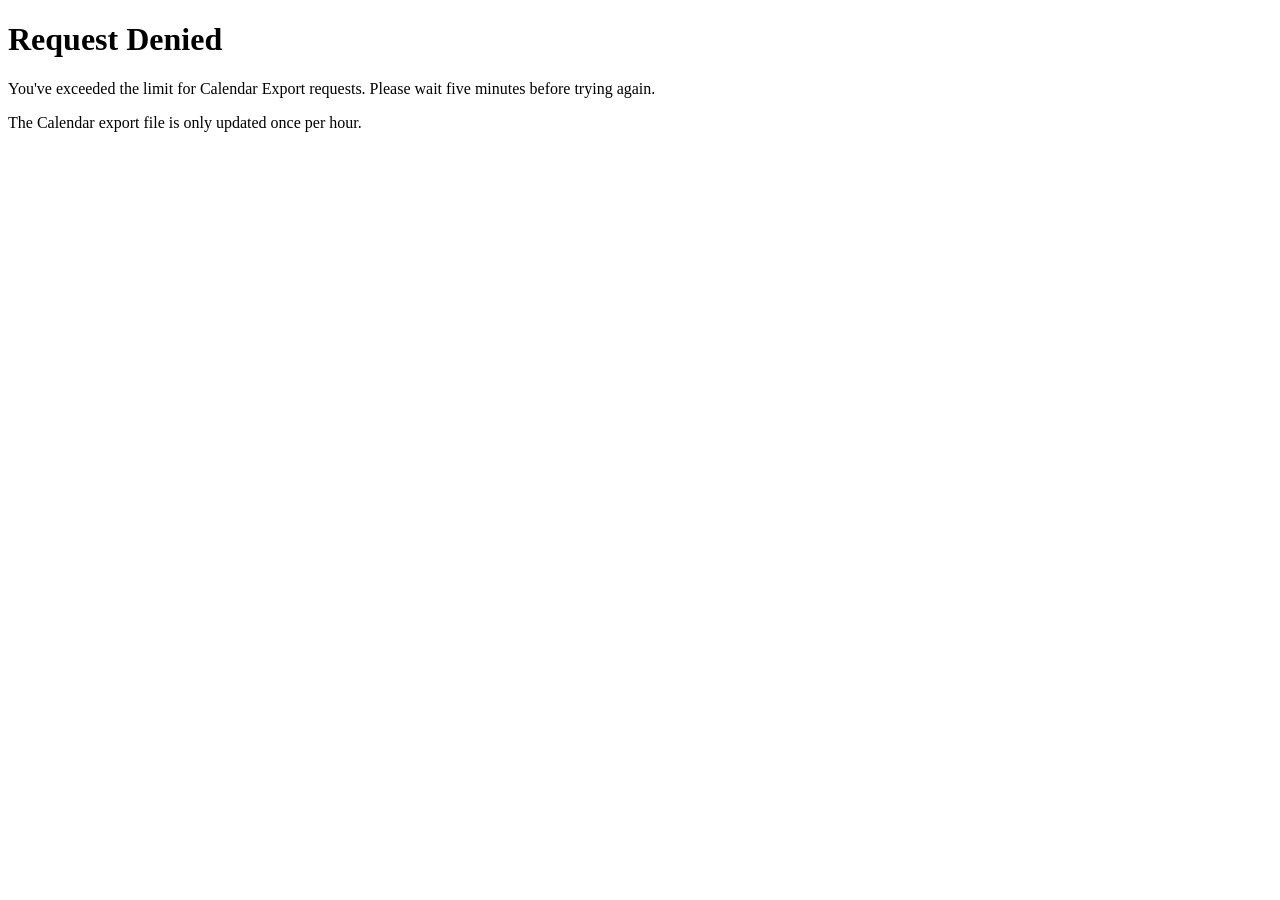
<file: tests/fixtures/context/calendar-markets/ff_request_denied_synthetic.html>
<!DOCTYPE html>
<html>
<head><title>Request Denied</title></head>
<body>
<h1>Request Denied</h1>
<p>You've exceeded the limit for Calendar Export requests. Please wait five minutes before trying again.</p>
<p>The Calendar export file is only updated once per hour.</p>
</body>
</html>
</file>
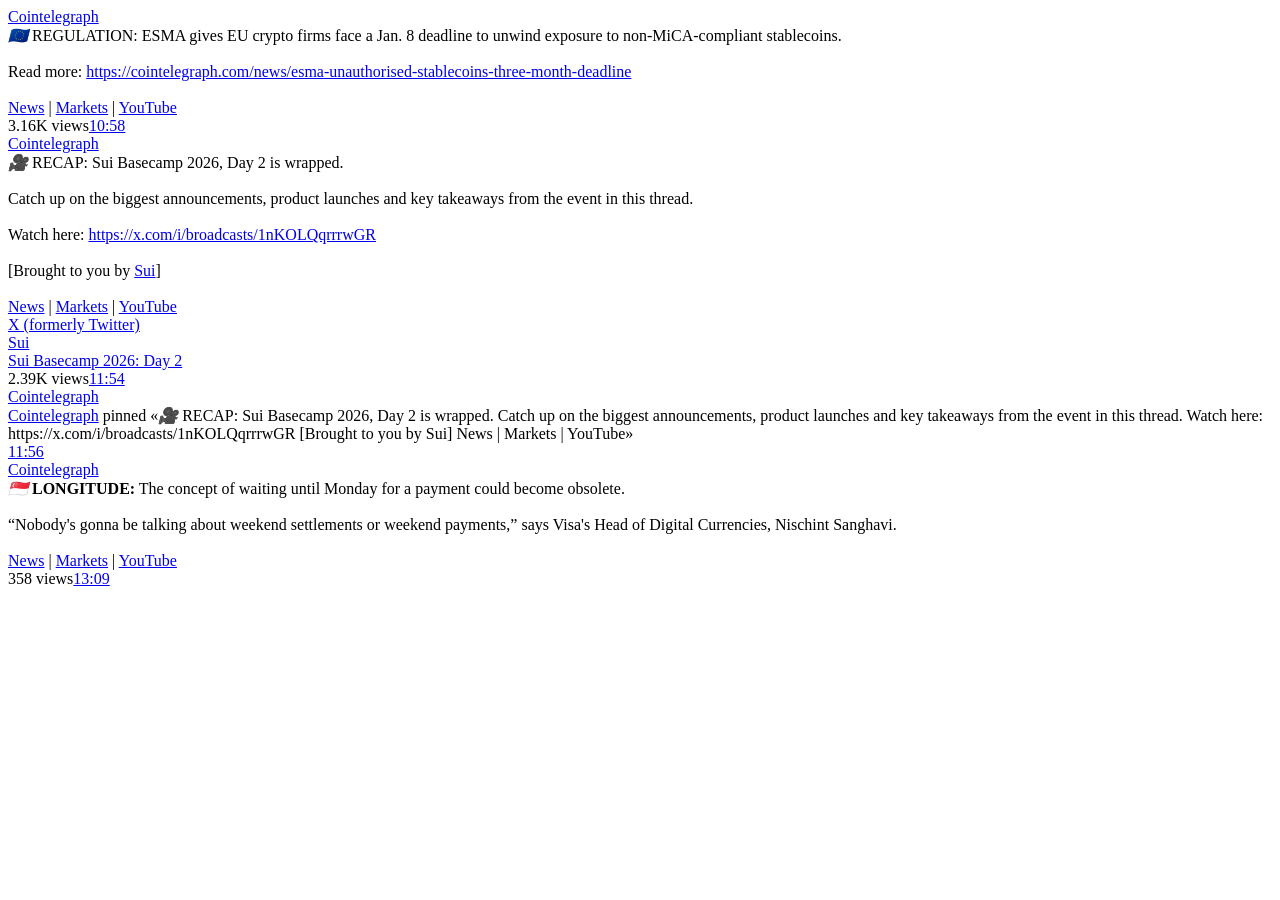
<file: tests/fixtures/context/news/cointelegraph.html>
<!DOCTYPE html>
<html>
<head>
<meta charset="utf-8">
<title>Cointelegraph – Telegram</title>
<link rel="prev" href="/s/cointelegraph?before=72536">
<link rel="canonical" href="/s/cointelegraph?before=72557">
</head>
<body class="widget_frame_base tgme_webpreview emoji_image">
<main class="tgme_main">
<div class="tgme_container">
<section class="tgme_channel_history js-message_history">
<div class="tgme_widget_message_centered js-messages_more_wrap"><a href="/s/cointelegraph?before=72536" class="tme_messages_more js-messages_more" data-before="72536"></a></div>
<div class="tgme_widget_message_wrap js-widget_message_wrap"><div class="tgme_widget_message text_not_supported_wrap js-widget_message" data-post="cointelegraph/72552">
  <div class="tgme_widget_message_bubble">
    <div class="tgme_widget_message_author accent_color"><a class="tgme_widget_message_owner_name" href="https://t.me/cointelegraph"><span dir="auto">Cointelegraph</span></a></div>
<div class="tgme_widget_message_grouped_wrap js-message_grouped_wrap" data-margin-w="2" data-margin-h="2">
  <div class="tgme_widget_message_grouped js-message_grouped">
    <div class="tgme_widget_message_grouped_layer js-message_grouped_layer">
      <a class="tgme_widget_message_photo_wrap grouped_media_wrap blured js-message_photo" data-ratio="1" href="https://t.me/cointelegraph/72552?single">
  <div class="grouped_media_helper">
    <div class="tgme_widget_message_photo grouped_media"></div>
  </div>
</a><a class="tgme_widget_message_photo_wrap grouped_media_wrap blured js-message_photo" data-ratio="1" href="https://t.me/cointelegraph/72553?single">
  <div class="grouped_media_helper">
    <div class="tgme_widget_message_photo grouped_media"></div>
  </div>
</a>
    </div>
  </div>
</div><div class="tgme_widget_message_text js-message_text" dir="auto"><div class="tgme_widget_message_text js-message_text" dir="auto"><i class="emoji"><b>🇪🇺</b></i> REGULATION: ESMA gives EU crypto firms face a Jan. 8 deadline to unwind exposure to non-MiCA-compliant stablecoins.<br/><br/>Read more: <a href="https://cointelegraph.com/news/esma-unauthorised-stablecoins-three-month-deadline" target="_blank" rel="noopener">https://cointelegraph.com/news/esma-unauthorised-stablecoins-three-month-deadline</a><br/><br/><a href="https://cointelegraph.com/" target="_blank" rel="noopener" onclick="return confirm('Open this link?\n\n'+this.href);">News</a> | <a href="https://cointelegraph.com/category/markets" target="_blank" rel="noopener" onclick="return confirm('Open this link?\n\n'+this.href);">Markets</a> | <a href="https://www.youtube.com/@cointelegraph" target="_blank" rel="noopener" onclick="return confirm('Open this link?\n\n'+this.href);">YouTube</a></div></div>
<div class="tgme_widget_message_footer compact js-message_footer">
  <div class="tgme_widget_message_info short js-message_info">
    <span class="tgme_widget_message_views">3.16K</span><span class="copyonly"> views</span><span class="tgme_widget_message_meta"><a class="tgme_widget_message_date" href="https://t.me/cointelegraph/72552"><time datetime="2026-10-08T10:58:59+00:00" class="time">10:58</time></a></span>
  </div>
</div>
  </div>
</div></div>
<div class="tgme_widget_message_wrap js-widget_message_wrap"><div class="tgme_widget_message text_not_supported_wrap js-widget_message" data-post="cointelegraph/72554">
  <div class="tgme_widget_message_bubble">
    <div class="tgme_widget_message_author accent_color"><a class="tgme_widget_message_owner_name" href="https://t.me/cointelegraph"><span dir="auto">Cointelegraph</span></a></div>
<div class="tgme_widget_message_text js-message_text" dir="auto"><i class="emoji"><b>🎥</b></i> RECAP: Sui Basecamp 2026, Day 2 is wrapped.<br/><br/>Catch up on the biggest announcements, product launches and key takeaways from the event in this thread.<br/><br/>Watch here: <a href="https://x.com/i/broadcasts/1nKOLQqrrrwGR" target="_blank" rel="noopener">https://x.com/i/broadcasts/1nKOLQqrrrwGR</a><br/><br/>[Brought to you by <a href="https://x.com/SuiNetwork" target="_blank" rel="noopener" onclick="return confirm('Open this link?\n\n'+this.href);">Sui</a>]<br/><br/><a href="https://cointelegraph.com/" target="_blank" rel="noopener" onclick="return confirm('Open this link?\n\n'+this.href);">News</a> | <a href="https://cointelegraph.com/category/markets" target="_blank" rel="noopener" onclick="return confirm('Open this link?\n\n'+this.href);">Markets</a> | <a href="https://www.youtube.com/@cointelegraph" target="_blank" rel="noopener" onclick="return confirm('Open this link?\n\n'+this.href);">YouTube</a></div><a class="tgme_widget_message_link_preview" href="https://x.com/i/broadcasts/1nKOLQqrrrwGR">
  <i class="link_preview_right_image"></i>
  <div class="link_preview_site_name accent_color" dir="auto">X (formerly Twitter)</div>
  <div class="link_preview_title" dir="auto">Sui</div>
  <div class="link_preview_description" dir="auto">Sui Basecamp 2026: Day 2</div>
</a>
<div class="tgme_widget_message_footer compact js-message_footer">
  <div class="tgme_widget_message_info short js-message_info">
    <span class="tgme_widget_message_views">2.39K</span><span class="copyonly"> views</span><span class="tgme_widget_message_meta"><a class="tgme_widget_message_date" href="https://t.me/cointelegraph/72554"><time datetime="2026-10-08T11:54:25+00:00" class="time">11:54</time></a></span>
  </div>
</div>
  </div>
</div></div>
<div class="tgme_widget_message_wrap js-widget_message_wrap"><div class="tgme_widget_message text_not_supported_wrap service_message js-widget_message" data-post="cointelegraph/72555">
  <div class="tgme_widget_message_bubble">
    <div class="tgme_widget_message_author accent_color"><a class="tgme_widget_message_owner_name" href="https://t.me/cointelegraph"><span dir="auto">Cointelegraph</span></a></div>
<div class="tgme_widget_message_text js-message_text" dir="auto"><a class="tgme_widget_message_author_name" href="https://t.me/cointelegraph"><span dir="auto">Cointelegraph</span></a> pinned «<span class="tgme_widget_service_strong_text" dir="auto"><i class="emoji"><b>🎥</b></i> RECAP: Sui Basecamp 2026, Day 2 is wrapped.  Catch up on the biggest announcements, product launches and key takeaways from the event in this thread.  Watch here: https://x.com/i/broadcasts/1nKOLQqrrrwGR  [Brought to you by Sui]  News | Markets | YouTube</span>»</div>
<div class="tgme_widget_message_footer compact js-message_footer">
  <div class="tgme_widget_message_info short js-message_info">
    <span class="tgme_widget_message_meta"><a class="tgme_widget_message_date" href="https://t.me/cointelegraph/72555"><time datetime="2026-10-08T11:56:26+00:00" class="time">11:56</time></a></span>
  </div>
</div>
  </div>
</div></div>
<div class="tgme_widget_message_wrap js-widget_message_wrap"><div class="tgme_widget_message text_not_supported_wrap js-widget_message" data-post="cointelegraph/72556">
  <div class="tgme_widget_message_bubble">
    <div class="tgme_widget_message_author accent_color"><a class="tgme_widget_message_owner_name" href="https://t.me/cointelegraph"><span dir="auto">Cointelegraph</span></a></div>
<a class="tgme_widget_message_photo_wrap 6212952811562013829 1446565802_460002437" href="https://t.me/cointelegraph/72556">
  <div class="tgme_widget_message_photo"></div>
</a><div class="tgme_widget_message_text js-message_text" dir="auto"><b><i class="emoji"><b>🇸🇬</b></i> LONGITUDE:</b> The concept of waiting until Monday for a payment could become obsolete.<br/><br/>“Nobody&#39;s gonna be talking about weekend settlements or weekend payments,” says Visa&#39;s Head of Digital Currencies, Nischint Sanghavi.<br/><br/><a href="https://cointelegraph.com/" target="_blank" rel="noopener" onclick="return confirm('Open this link?\n\n'+this.href);">News</a> | <a href="https://cointelegraph.com/category/markets" target="_blank" rel="noopener" onclick="return confirm('Open this link?\n\n'+this.href);">Markets</a> | <a href="https://www.youtube.com/@cointelegraph" target="_blank" rel="noopener" onclick="return confirm('Open this link?\n\n'+this.href);">YouTube</a></div>
<div class="tgme_widget_message_footer compact js-message_footer">
  <div class="tgme_widget_message_info short js-message_info">
    <span class="tgme_widget_message_views">358</span><span class="copyonly"> views</span><span class="tgme_widget_message_meta"><a class="tgme_widget_message_date" href="https://t.me/cointelegraph/72556"><time datetime="2026-10-08T13:09:50+00:00" class="time">13:09</time></a></span>
  </div>
</div>
  </div>
</div></div>
</section>
</div>
</main>
</body>
</html>
</file>
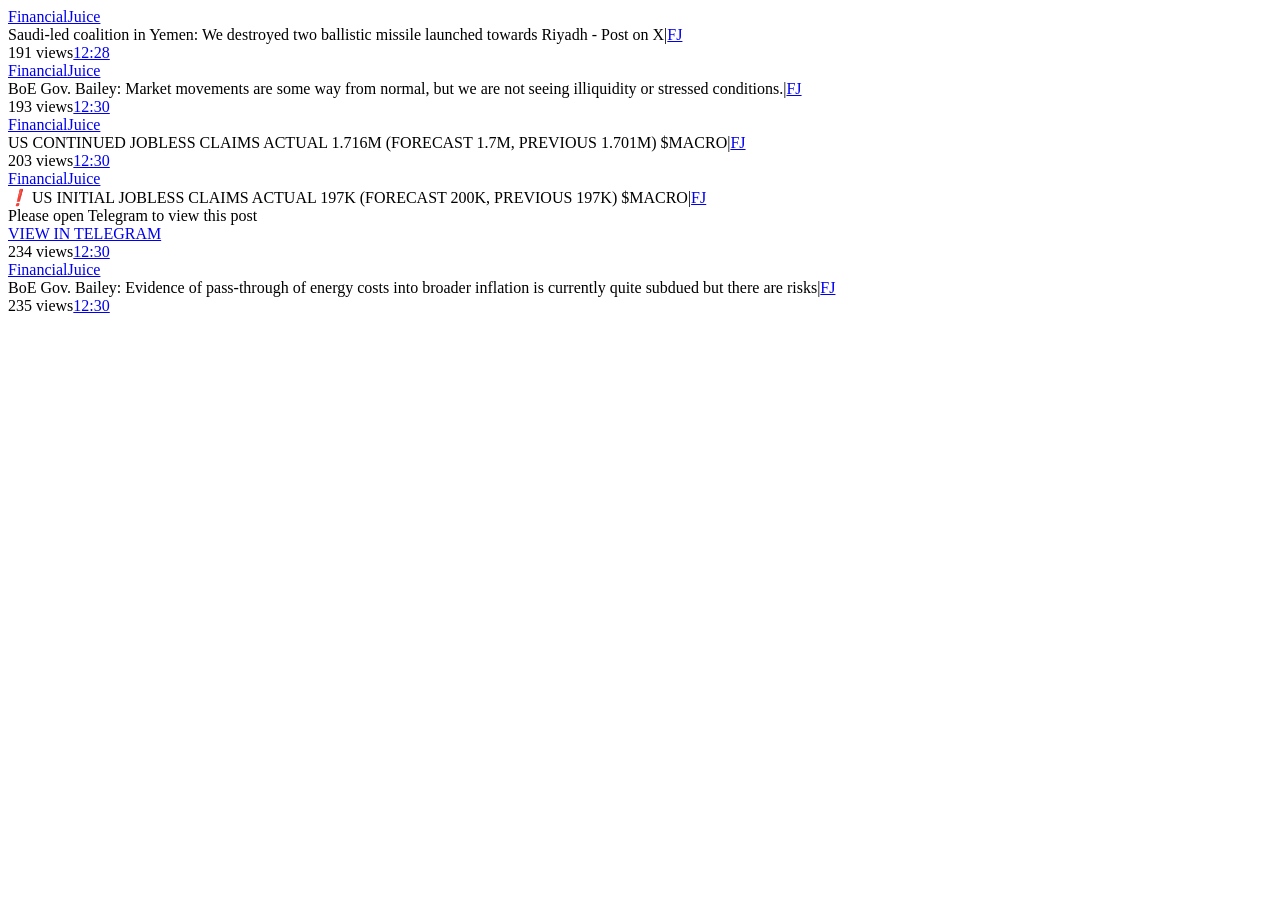
<file: tests/fixtures/context/news/FinancialJuice_p2.html>
<!DOCTYPE html>
<html>
<head>
<meta charset="utf-8">
<title>FinancialJuice – Telegram</title>
<link rel="prev" href="/s/FinancialJuice?before=139148">
<link rel="next" href="/s/FinancialJuice?after=139167">
<link rel="canonical" href="/s/FinancialJuice?before=139168">
</head>
<body class="widget_frame_base tgme_webpreview emoji_image">
<main class="tgme_main">
<div class="tgme_container">
<section class="tgme_channel_history js-message_history">
<div class="tgme_widget_message_centered js-messages_more_wrap"><a href="/s/FinancialJuice?before=139148" class="tme_messages_more js-messages_more" data-before="139148"></a></div>
<div class="tgme_widget_message_wrap js-widget_message_wrap"><div class="tgme_widget_message text_not_supported_wrap js-widget_message" data-post="FinancialJuice/139158">
  <div class="tgme_widget_message_bubble">
    <div class="tgme_widget_message_author accent_color"><a class="tgme_widget_message_owner_name" href="https://t.me/FinancialJuice"><span dir="auto">FinancialJuice</span></a></div>
<div class="tgme_widget_message_text js-message_text" dir="auto">Saudi-led coalition in Yemen: We destroyed two ballistic missile launched towards Riyadh - Post on X|<a href="https://t.me/FinancialJuice" target="_blank" rel="noopener" onclick="return confirm('Open this link?\n\n'+this.href);">FJ</a></div>
<div class="tgme_widget_message_footer compact js-message_footer">
  <div class="tgme_widget_message_info short js-message_info">
    <span class="tgme_widget_message_views">191</span><span class="copyonly"> views</span><span class="tgme_widget_message_meta"><a class="tgme_widget_message_date" href="https://t.me/FinancialJuice/139158"><time datetime="2026-10-08T12:28:44+00:00" class="time">12:28</time></a></span>
  </div>
</div>
  </div>
</div></div>
<div class="tgme_widget_message_wrap js-widget_message_wrap"><div class="tgme_widget_message text_not_supported_wrap js-widget_message" data-post="FinancialJuice/139159">
  <div class="tgme_widget_message_bubble">
    <div class="tgme_widget_message_author accent_color"><a class="tgme_widget_message_owner_name" href="https://t.me/FinancialJuice"><span dir="auto">FinancialJuice</span></a></div>
<div class="tgme_widget_message_text js-message_text" dir="auto">BoE Gov. Bailey: Market movements are some way from normal, but we are not seeing illiquidity or stressed conditions.|<a href="https://t.me/FinancialJuice" target="_blank" rel="noopener" onclick="return confirm('Open this link?\n\n'+this.href);">FJ</a></div>
<div class="tgme_widget_message_footer compact js-message_footer">
  <div class="tgme_widget_message_info short js-message_info">
    <span class="tgme_widget_message_views">193</span><span class="copyonly"> views</span><span class="tgme_widget_message_meta"><a class="tgme_widget_message_date" href="https://t.me/FinancialJuice/139159"><time datetime="2026-10-08T12:30:06+00:00" class="time">12:30</time></a></span>
  </div>
</div>
  </div>
</div></div>
<div class="tgme_widget_message_wrap js-widget_message_wrap"><div class="tgme_widget_message text_not_supported_wrap js-widget_message" data-post="FinancialJuice/139160">
  <div class="tgme_widget_message_bubble">
    <div class="tgme_widget_message_author accent_color"><a class="tgme_widget_message_owner_name" href="https://t.me/FinancialJuice"><span dir="auto">FinancialJuice</span></a></div>
<div class="tgme_widget_message_text js-message_text" dir="auto">US CONTINUED JOBLESS CLAIMS ACTUAL 1.716M (FORECAST 1.7M, PREVIOUS 1.701M) &#036;MACRO|<a href="https://t.me/FinancialJuice" target="_blank" rel="noopener" onclick="return confirm('Open this link?\n\n'+this.href);">FJ</a></div>
<div class="tgme_widget_message_footer compact js-message_footer">
  <div class="tgme_widget_message_info short js-message_info">
    <span class="tgme_widget_message_views">203</span><span class="copyonly"> views</span><span class="tgme_widget_message_meta"><a class="tgme_widget_message_date" href="https://t.me/FinancialJuice/139160"><time datetime="2026-10-08T12:30:27+00:00" class="time">12:30</time></a></span>
  </div>
</div>
  </div>
</div></div>
<div class="tgme_widget_message_wrap js-widget_message_wrap"><div class="tgme_widget_message text_not_supported_wrap js-widget_message" data-post="FinancialJuice/139161">
  <div class="tgme_widget_message_bubble">
    <div class="tgme_widget_message_author accent_color"><a class="tgme_widget_message_owner_name" href="https://t.me/FinancialJuice"><span dir="auto">FinancialJuice</span></a></div>
<div class="media_supported_cont"><div class="tgme_widget_message_text js-message_text" dir="auto"><tg-emoji emoji-id="5467928559664242360"><i class="emoji"><b>❗</b></i></tg-emoji> US INITIAL JOBLESS CLAIMS ACTUAL 197K (FORECAST 200K, PREVIOUS 197K) &#036;MACRO|<a href="https://t.me/FinancialJuice" target="_blank" rel="noopener" onclick="return confirm('Open this link?\n\n'+this.href);">FJ</a></div></div><div class="media_not_supported_cont"><div class="message_media_not_supported_wrap">
  <div class="message_media_not_supported">
    <div class="message_media_not_supported_label">Please open Telegram to view this post</div>
    <a href="https://t.me/FinancialJuice/139161" class="message_media_view_in_telegram">VIEW IN TELEGRAM</a>
  </div>
</div></div>
<div class="tgme_widget_message_footer compact js-message_footer">
  <div class="tgme_widget_message_info short js-message_info">
    <span class="tgme_widget_message_views">234</span><span class="copyonly"> views</span><span class="tgme_widget_message_meta"><a class="tgme_widget_message_date" href="https://t.me/FinancialJuice/139161"><time datetime="2026-10-08T12:30:29+00:00" class="time">12:30</time></a></span>
  </div>
</div>
  </div>
</div></div>
<div class="tgme_widget_message_wrap js-widget_message_wrap"><div class="tgme_widget_message text_not_supported_wrap js-widget_message" data-post="FinancialJuice/139162">
  <div class="tgme_widget_message_bubble">
    <div class="tgme_widget_message_author accent_color"><a class="tgme_widget_message_owner_name" href="https://t.me/FinancialJuice"><span dir="auto">FinancialJuice</span></a></div>
<div class="tgme_widget_message_text js-message_text" dir="auto">BoE Gov. Bailey: Evidence of pass-through of energy costs into broader inflation is currently quite subdued but there are risks|<a href="https://t.me/FinancialJuice" target="_blank" rel="noopener" onclick="return confirm('Open this link?\n\n'+this.href);">FJ</a></div>
<div class="tgme_widget_message_footer compact js-message_footer">
  <div class="tgme_widget_message_info short js-message_info">
    <span class="tgme_widget_message_views">235</span><span class="copyonly"> views</span><span class="tgme_widget_message_meta"><a class="tgme_widget_message_date" href="https://t.me/FinancialJuice/139162"><time datetime="2026-10-08T12:30:42+00:00" class="time">12:30</time></a></span>
  </div>
</div>
  </div>
</div></div>
<div class="tgme_widget_message_centered js-messages_more_wrap"><a href="/s/FinancialJuice?after=139167" class="tme_messages_more js-messages_more" data-after="139167"></a></div>
</section>
</div>
</main>
</body>
</html>
</file>
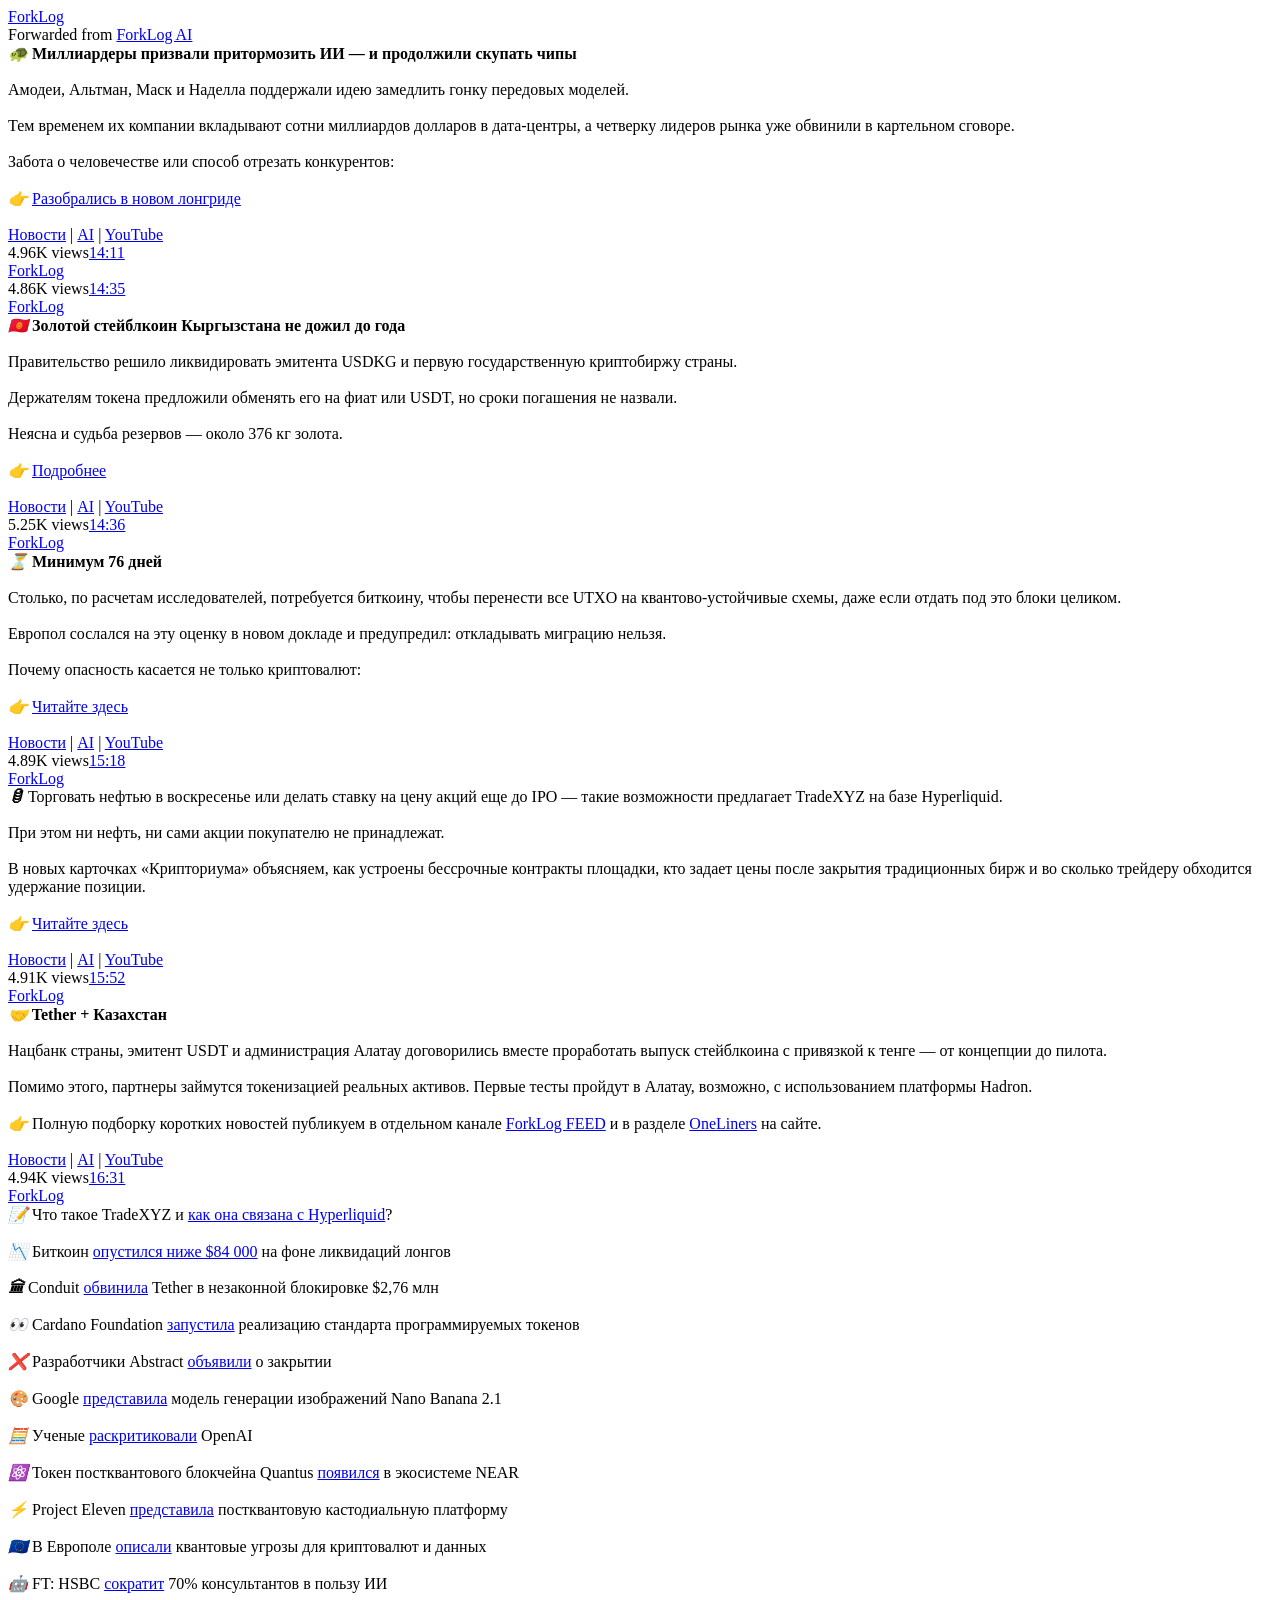
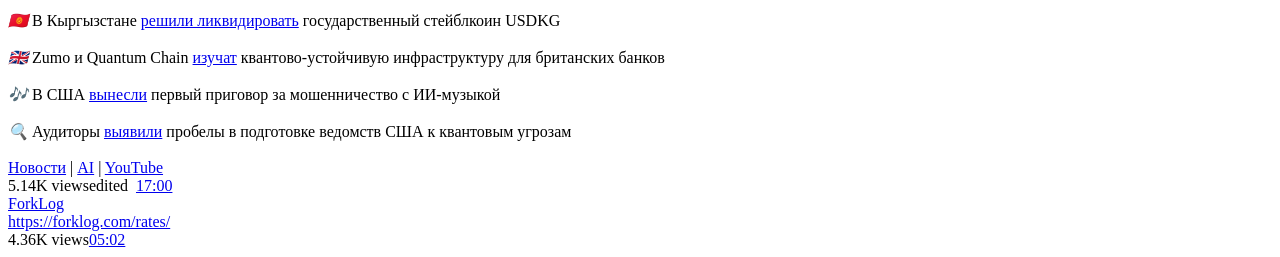
<file: tests/fixtures/context/news/forklog.html>
<!DOCTYPE html>
<html>
<head>
<meta charset="utf-8">
<title>ForkLog – Telegram</title>
<link rel="prev" href="/s/forklog?before=50156">
<link rel="canonical" href="/s/forklog?before=50176">
</head>
<body class="widget_frame_base tgme_webpreview emoji_image">
<main class="tgme_main">
<div class="tgme_container">
<section class="tgme_channel_history js-message_history">
<div class="tgme_widget_message_centered js-messages_more_wrap"><a href="/s/forklog?before=50156" class="tme_messages_more js-messages_more" data-before="50156"></a></div>
<div class="tgme_widget_message_wrap js-widget_message_wrap"><div class="tgme_widget_message text_not_supported_wrap js-widget_message" data-post="forklog/50156">
  <div class="tgme_widget_message_bubble">
    <div class="tgme_widget_message_author accent_color"><a class="tgme_widget_message_owner_name" href="https://t.me/forklog"><span dir="auto">ForkLog</span></a></div>
<div class="tgme_widget_message_forwarded_from accent_color">Forwarded from&nbsp;<a class="tgme_widget_message_forwarded_from_name" href="https://t.me/forklogAI/7702"><span dir="auto">ForkLog AI</span></a></div>
<a class="tgme_widget_message_photo_wrap 5348573970178974173 1245311920_460005853" href="https://t.me/forklog/50156">
  <div class="tgme_widget_message_photo"></div>
</a><div class="tgme_widget_message_text js-message_text" dir="auto"><b><i class="emoji"><b>🐢</b></i> Миллиардеры призвали притормозить ИИ — и продолжили скупать чипы<br/></b><br/>Амодеи, Альтман, Маск и Наделла поддержали идею замедлить гонку передовых моделей. <br/><br/>Тем временем их компании вкладывают сотни миллиардов долларов в дата-центры, а четверку лидеров рынка уже обвинили в картельном сговоре.<br/><br/>Забота о человечестве или способ отрезать конкурентов: <br/><br/><i class="emoji"><b>👉</b></i> <a href="https://forklog.com/exclusive/ai/bezopasnost-ili-oligopoliya-zachem-lidery-ii-hotyat-zamedlit-gonku?utm_source=fltgmain&amp;amp;utm_medium=social&amp;amp;utm_campaign=fltrack" target="_blank" rel="noopener" onclick="return confirm('Open this link?\n\n'+this.href);">Разобрались в новом лонгриде</a> <br/><br/><a href="https://forklog.com/news?utm_source=fltgmain&amp;amp;utm_medium=social&amp;amp;utm_campaign=fltrack" target="_blank" rel="noopener" onclick="return confirm('Open this link?\n\n'+this.href);">Новости</a> | <a href="https://t.me/forklogAI" target="_blank" rel="noopener" onclick="return confirm('Open this link?\n\n'+this.href);">AI</a> | <a href="https://youtube.com/@forklog?si=9uMhcmg1sDa7H4cx" target="_blank" rel="noopener" onclick="return confirm('Open this link?\n\n'+this.href);">YouTube</a></div>
<div class="tgme_widget_message_footer compact js-message_footer">
  <div class="tgme_widget_message_info short js-message_info">
    <span class="tgme_widget_message_views">4.96K</span><span class="copyonly"> views</span><span class="tgme_widget_message_meta"><a class="tgme_widget_message_date" href="https://t.me/forklog/50156"><time datetime="2026-10-07T14:11:28+00:00" class="time">14:11</time></a></span>
  </div>
</div>
  </div>
</div></div>
<div class="tgme_widget_message_wrap js-widget_message_wrap"><div class="tgme_widget_message text_not_supported_wrap js-widget_message" data-post="forklog/50157">
  <div class="tgme_widget_message_bubble">
    <div class="tgme_widget_message_author accent_color"><a class="tgme_widget_message_owner_name" href="https://t.me/forklog"><span dir="auto">ForkLog</span></a></div>
<a class="tgme_widget_message_photo_wrap blured 5346112687630393914 1244738858_460005946" href="https://t.me/forklog/50157">
  <div class="tgme_widget_message_photo"></div>
</a>
<div class="tgme_widget_message_footer compact js-message_footer">
  <div class="tgme_widget_message_info short js-message_info">
    <span class="tgme_widget_message_views">4.86K</span><span class="copyonly"> views</span><span class="tgme_widget_message_meta"><a class="tgme_widget_message_date" href="https://t.me/forklog/50157"><time datetime="2026-10-07T14:35:05+00:00" class="time">14:35</time></a></span>
  </div>
</div>
  </div>
</div></div>
<div class="tgme_widget_message_wrap js-widget_message_wrap"><div class="tgme_widget_message text_not_supported_wrap js-widget_message" data-post="forklog/50158">
  <div class="tgme_widget_message_bubble">
    <div class="tgme_widget_message_author accent_color"><a class="tgme_widget_message_owner_name" href="https://t.me/forklog"><span dir="auto">ForkLog</span></a></div>
<div class="tgme_widget_message_text js-message_text" dir="auto"><b><i class="emoji"><b>🇰🇬</b></i> Золотой стейблкоин Кыргызстана не дожил до года<br/></b><br/>Правительство решило ликвидировать эмитента USDKG и первую государственную криптобиржу страны. <br/><br/>Держателям токена предложили обменять его на фиат или USDT, но сроки погашения не назвали.<br/><br/>Неясна и судьба резервов — около 376 кг золота. <br/><br/><i class="emoji"><b>👉</b></i> <a href="https://forklog.com/news/v-kyrgyzstane-reshili-likvidirovat-gosudarstvennyj-stejblkoin-usdkg?utm_source=fltgmain&amp;amp;utm_medium=social&amp;amp;utm_campaign=fltrack" target="_blank" rel="noopener" onclick="return confirm('Open this link?\n\n'+this.href);">Подробнее</a><br/><br/><a href="https://forklog.com/news?utm_source=fltgmain&amp;amp;utm_medium=social&amp;amp;utm_campaign=fltrack" target="_blank" rel="noopener" onclick="return confirm('Open this link?\n\n'+this.href);">Новости</a> | <a href="https://t.me/forklogAI" target="_blank" rel="noopener" onclick="return confirm('Open this link?\n\n'+this.href);">AI</a> | <a href="https://youtube.com/@forklog?si=9uMhcmg1sDa7H4cx" target="_blank" rel="noopener" onclick="return confirm('Open this link?\n\n'+this.href);">YouTube</a></div>
<div class="tgme_widget_message_footer compact js-message_footer">
  <div class="tgme_widget_message_info short js-message_info">
    <span class="tgme_widget_message_views">5.25K</span><span class="copyonly"> views</span><span class="tgme_widget_message_meta"><a class="tgme_widget_message_date" href="https://t.me/forklog/50158"><time datetime="2026-10-07T14:36:01+00:00" class="time">14:36</time></a></span>
  </div>
</div>
  </div>
</div></div>
<div class="tgme_widget_message_wrap js-widget_message_wrap"><div class="tgme_widget_message text_not_supported_wrap js-widget_message" data-post="forklog/50159">
  <div class="tgme_widget_message_bubble">
    <div class="tgme_widget_message_author accent_color"><a class="tgme_widget_message_owner_name" href="https://t.me/forklog"><span dir="auto">ForkLog</span></a></div>
<div class="tgme_widget_message_text js-message_text" dir="auto"><b><i class="emoji"><b>⏳</b></i> Минимум 76 дней<br/></b><br/>Столько, по расчетам исследователей, потребуется биткоину, чтобы перенести все UTXO на квантово-устойчивые схемы, даже если отдать под это блоки целиком.<br/><br/>Европол сослался на эту оценку в новом докладе и предупредил: откладывать миграцию нельзя.<br/><br/>Почему опасность касается не только криптовалют:<br/> <br/><i class="emoji"><b>👉</b></i> <a href="https://forklog.com/news/v-evropole-opisali-kvantovye-ugrozy-dlya-kriptovalyut-i-dannyh?utm_source=fltgmain&amp;amp;utm_medium=social&amp;amp;utm_campaign=fltrack" target="_blank" rel="noopener" onclick="return confirm('Open this link?\n\n'+this.href);">Читайте здесь</a> <br/><br/><a href="https://forklog.com/news?utm_source=fltgmain&amp;amp;utm_medium=social&amp;amp;utm_campaign=fltrack" target="_blank" rel="noopener" onclick="return confirm('Open this link?\n\n'+this.href);">Новости</a> | <a href="https://t.me/forklogAI" target="_blank" rel="noopener" onclick="return confirm('Open this link?\n\n'+this.href);">AI</a> | <a href="https://youtube.com/@forklog?si=9uMhcmg1sDa7H4cx" target="_blank" rel="noopener" onclick="return confirm('Open this link?\n\n'+this.href);">YouTube</a></div>
<div class="tgme_widget_message_footer compact js-message_footer">
  <div class="tgme_widget_message_info short js-message_info">
    <span class="tgme_widget_message_views">4.89K</span><span class="copyonly"> views</span><span class="tgme_widget_message_meta"><a class="tgme_widget_message_date" href="https://t.me/forklog/50159"><time datetime="2026-10-07T15:18:02+00:00" class="time">15:18</time></a></span>
  </div>
</div>
  </div>
</div></div>
<div class="tgme_widget_message_wrap js-widget_message_wrap"><div class="tgme_widget_message text_not_supported_wrap js-widget_message" data-post="forklog/50160">
  <div class="tgme_widget_message_bubble">
    <div class="tgme_widget_message_author accent_color"><a class="tgme_widget_message_owner_name" href="https://t.me/forklog"><span dir="auto">ForkLog</span></a></div>
<a class="tgme_widget_message_photo_wrap 5346112687630394048 1244738858_460006080" href="https://t.me/forklog/50160">
  <div class="tgme_widget_message_photo"></div>
</a><div class="tgme_widget_message_text js-message_text" dir="auto"><i class="emoji"><b>🛢</b></i> Торговать нефтью в воскресенье или делать ставку на цену акций еще до IPO — такие возможности предлагает TradeXYZ на базе Hyperliquid. <br/><br/>При этом ни нефть, ни сами акции покупателю не принадлежат.<br/><br/>В новых карточках «Крипториума» объясняем, как устроены бессрочные контракты площадки, кто задает цены после закрытия традиционных бирж и во сколько трейдеру обходится удержание позиции.<br/><br/><i class="emoji"><b>👉</b></i> <a href="https://forklog.com/cryptorium/chto-takoe-tradexyz-i-kak-ona-svyazana-s-hyperliquid?utm_source=fltgmain&amp;amp;utm_medium=social&amp;amp;utm_campaign=fltrack" target="_blank" rel="noopener" onclick="return confirm('Open this link?\n\n'+this.href);">Читайте здесь</a>  <br/><br/><a href="https://forklog.com/news?utm_source=fltgmain&amp;amp;utm_medium=social&amp;amp;utm_campaign=fltrack" target="_blank" rel="noopener" onclick="return confirm('Open this link?\n\n'+this.href);">Новости</a> | <a href="https://t.me/forklogAI" target="_blank" rel="noopener" onclick="return confirm('Open this link?\n\n'+this.href);">AI</a> | <a href="https://youtube.com/@forklog?si=9uMhcmg1sDa7H4cx" target="_blank" rel="noopener" onclick="return confirm('Open this link?\n\n'+this.href);">YouTube</a></div>
<div class="tgme_widget_message_footer compact js-message_footer">
  <div class="tgme_widget_message_info short js-message_info">
    <span class="tgme_widget_message_views">4.91K</span><span class="copyonly"> views</span><span class="tgme_widget_message_meta"><a class="tgme_widget_message_date" href="https://t.me/forklog/50160"><time datetime="2026-10-07T15:52:01+00:00" class="time">15:52</time></a></span>
  </div>
</div>
  </div>
</div></div>
<div class="tgme_widget_message_wrap js-widget_message_wrap"><div class="tgme_widget_message text_not_supported_wrap js-widget_message" data-post="forklog/50161">
  <div class="tgme_widget_message_bubble">
    <div class="tgme_widget_message_author accent_color"><a class="tgme_widget_message_owner_name" href="https://t.me/forklog"><span dir="auto">ForkLog</span></a></div>
<a class="tgme_widget_message_photo_wrap 5346112687630394133 1244738858_460006165" href="https://t.me/forklog/50161">
  <div class="tgme_widget_message_photo"></div>
</a><div class="tgme_widget_message_text js-message_text" dir="auto"><b><i class="emoji"><b>🤝</b></i> Tether + Казахстан <br/></b><br/>Нацбанк страны, эмитент USDT и администрация Алатау договорились вместе проработать выпуск стейблкоина с привязкой к тенге — от концепции до пилота.<br/><br/>Помимо этого, партнеры займутся токенизацией реальных активов. Первые тесты пройдут в Алатау, возможно, с использованием платформы Hadron.<br/><br/><i class="emoji"><b>👉</b></i> Полную подборку коротких новостей публикуем в отдельном канале <a href="https://t.me/forklogfeed" target="_blank" rel="noopener" onclick="return confirm('Open this link?\n\n'+this.href);">ForkLog FEED</a> и в разделе <a href="https://t.me/forklogfeed" target="_blank" rel="noopener" onclick="return confirm('Open this link?\n\n'+this.href);">OneLiners</a> на сайте.<br/><br/><a href="https://forklog.com/news?utm_source=fltgmain&amp;amp;utm_medium=social&amp;amp;utm_campaign=fltrack" target="_blank" rel="noopener" onclick="return confirm('Open this link?\n\n'+this.href);">Новости</a> | <a href="https://t.me/forklogAI" target="_blank" rel="noopener" onclick="return confirm('Open this link?\n\n'+this.href);">AI</a> | <a href="https://youtube.com/@forklog?si=9uMhcmg1sDa7H4cx" target="_blank" rel="noopener" onclick="return confirm('Open this link?\n\n'+this.href);">YouTube</a></div>
<div class="tgme_widget_message_footer compact js-message_footer">
  <div class="tgme_widget_message_info short js-message_info">
    <span class="tgme_widget_message_views">4.94K</span><span class="copyonly"> views</span><span class="tgme_widget_message_meta"><a class="tgme_widget_message_date" href="https://t.me/forklog/50161"><time datetime="2026-10-07T16:31:01+00:00" class="time">16:31</time></a></span>
  </div>
</div>
  </div>
</div></div>
<div class="tgme_widget_message_wrap js-widget_message_wrap"><div class="tgme_widget_message text_not_supported_wrap js-widget_message" data-post="forklog/50162">
  <div class="tgme_widget_message_bubble">
    <div class="tgme_widget_message_author accent_color"><a class="tgme_widget_message_owner_name" href="https://t.me/forklog"><span dir="auto">ForkLog</span></a></div>
<a class="tgme_widget_message_photo_wrap 5346112687630394221 1244738858_460006253" href="https://t.me/forklog/50162">
  <div class="tgme_widget_message_photo"></div>
</a><div class="tgme_widget_message_text js-message_text" dir="auto"><i class="emoji"><b>📝</b></i> Что такое TradeXYZ и <a href="https://forklog.com/cryptorium/chto-takoe-tradexyz-i-kak-ona-svyazana-s-hyperliquid?utm_source=fltgmain&amp;amp;utm_medium=social&amp;amp;utm_campaign=fltrack" target="_blank" rel="noopener" onclick="return confirm('Open this link?\n\n'+this.href);">как она связана с Hyperliquid</a>?<br/><br/><i class="emoji"><b>📉</b></i> Биткоин <a href="https://forklog.com/news/bitkoin-opustilsya-nizhe-84-000-na-fone-likvidatsij-longov?utm_source=fltgmain&amp;amp;utm_medium=social&amp;amp;utm_campaign=fltrack" target="_blank" rel="noopener" onclick="return confirm('Open this link?\n\n'+this.href);">опустился ниже &#036;84 000</a> на фоне ликвидаций лонгов<br/><br/><i class="emoji"><b>🏛</b></i> Conduit <a href="https://forklog.com/news/conduit-obvinila-tether-v-nezakonnoj-blokirovke-2-76-mln?utm_source=fltgmain&amp;amp;utm_medium=social&amp;amp;utm_campaign=fltrack" target="_blank" rel="noopener" onclick="return confirm('Open this link?\n\n'+this.href);">обвинила</a> Tether в незаконной блокировке &#036;2,76 млн<br/><br/><i class="emoji"><b>👀</b></i> Cardano Foundation <a href="https://forklog.com/news/cardano-foundation-zapustila-realizatsiyu-standarta-programmiruemyh-tokenov?utm_source=fltgmain&amp;amp;utm_medium=social&amp;amp;utm_campaign=fltrack" target="_blank" rel="noopener" onclick="return confirm('Open this link?\n\n'+this.href);">запустила</a> реализацию стандарта программируемых токенов<br/><br/><i class="emoji"><b>❌</b></i> Разработчики Abstract <a href="https://forklog.com/news/razrabotchiki-abstract-obyavili-o-zakrytii?utm_source=fltgmain&amp;amp;utm_medium=social&amp;amp;utm_campaign=fltrack" target="_blank" rel="noopener" onclick="return confirm('Open this link?\n\n'+this.href);">объявили</a> о закрытии<br/><br/><i class="emoji"><b>🎨</b></i> Google <a href="https://forklog.com/news/ai/google-predstavila-model-generatsii-izobrazhenij-nano-banana-2-1?utm_source=fltgmain&amp;amp;utm_medium=social&amp;amp;utm_campaign=fltrack" target="_blank" rel="noopener" onclick="return confirm('Open this link?\n\n'+this.href);">представила</a> модель генерации изображений Nano Banana 2.1<br/><br/><i class="emoji"><b>🧮</b></i> Ученые <a href="https://forklog.com/news/ai/uchenye-raskritikovali-openai-za-podhod-k-publikatsii-matematicheskih-dokazatelstv?utm_source=fltgmain&amp;amp;utm_medium=social&amp;amp;utm_campaign=fltrack" target="_blank" rel="noopener" onclick="return confirm('Open this link?\n\n'+this.href);">раскритиковали</a> OpenAI <br/><br/><i class="emoji"><b>⚛️</b></i> Токен постквантового блокчейна Quantus <a href="https://forklog.com/news/token-postkvantovogo-blokchejna-quantus-poyavilsya-v-ekosisteme-near?utm_source=fltgmain&amp;amp;utm_medium=social&amp;amp;utm_campaign=fltrack" target="_blank" rel="noopener" onclick="return confirm('Open this link?\n\n'+this.href);">появился</a> в экосистеме NEAR<br/><br/><i class="emoji"><b>⚡️</b></i> Project Eleven <a href="https://forklog.com/news/project-eleven-predstavila-postkvantovuyu-kastodialnuyu-platformu?utm_source=fltgmain&amp;amp;utm_medium=social&amp;amp;utm_campaign=fltrack" target="_blank" rel="noopener" onclick="return confirm('Open this link?\n\n'+this.href);">представила</a> постквантовую кастодиальную платформу<br/> <br/><i class="emoji"><b>🇪🇺</b></i> В Европоле <a href="https://forklog.com/news/v-evropole-opisali-kvantovye-ugrozy-dlya-kriptovalyut-i-dannyh?utm_source=fltgmain&amp;amp;utm_medium=social&amp;amp;utm_campaign=fltrack" target="_blank" rel="noopener" onclick="return confirm('Open this link?\n\n'+this.href);">описали</a> квантовые угрозы для криптовалют и данных<br/><br/><i class="emoji"><b>🤖</b></i> FT: HSBC <a href="https://forklog.com/news/ai/ft-hsbc-sokratit-70-konsultantov-v-polzu-ii?utm_source=fltgmain&amp;amp;utm_medium=social&amp;amp;utm_campaign=fltrack" target="_blank" rel="noopener" onclick="return confirm('Open this link?\n\n'+this.href);">сократит</a> 70% консультантов в пользу ИИ<br/><br/><i class="emoji"><b>🇰🇬</b></i> В Кыргызстане <a href="https://forklog.com/news/v-kyrgyzstane-reshili-likvidirovat-gosudarstvennyj-stejblkoin-usdkg?utm_source=fltgmain&amp;amp;utm_medium=social&amp;amp;utm_campaign=fltrack" target="_blank" rel="noopener" onclick="return confirm('Open this link?\n\n'+this.href);">решили ликвидировать</a> государственный стейблкоин USDKG<br/><br/><i class="emoji"><b>🇬🇧</b></i> Zumo и Quantum Chain <a href="https://forklog.com/news/v-velikobritanii-zapustyat-kvantovo-ustojchivuyu-infrastrukturu-dlya-bankov?utm_source=fltgmain&amp;amp;utm_medium=social&amp;amp;utm_campaign=fltrack" target="_blank" rel="noopener" onclick="return confirm('Open this link?\n\n'+this.href);">изучат</a> квантово-устойчивую инфраструктуру для британских банков<br/><br/><i class="emoji"><b>🎶</b></i> В США <a href="https://forklog.com/news/ai/v-ssha-vynesli-pervyj-prigovor-za-strimingovoe-moshennichestvo-s-ii-muzykoj?utm_source=fltgmain&amp;amp;utm_medium=social&amp;amp;utm_campaign=fltrack" target="_blank" rel="noopener" onclick="return confirm('Open this link?\n\n'+this.href);">вынесли</a> первый приговор за мошенничество с ИИ-музыкой<br/><br/><i class="emoji"><b>🔍</b></i> Аудиторы <a href="https://forklog.com/news/auditory-vyyavili-probely-v-podgotovke-vedomstv-ssha-k-kvantovym-ugrozam?utm_source=fltgmain&amp;amp;utm_medium=social&amp;amp;utm_campaign=fltrack" target="_blank" rel="noopener" onclick="return confirm('Open this link?\n\n'+this.href);">выявили</a> пробелы в подготовке ведомств США к квантовым угрозам<br/><br/><a href="https://forklog.com/news?utm_source=fltgmain&amp;amp;utm_medium=social&amp;amp;utm_campaign=fltrack" target="_blank" rel="noopener" onclick="return confirm('Open this link?\n\n'+this.href);">Новости</a> | <a href="https://t.me/forklogAI" target="_blank" rel="noopener" onclick="return confirm('Open this link?\n\n'+this.href);">AI</a> | <a href="https://youtube.com/@forklog?si=9uMhcmg1sDa7H4cx" target="_blank" rel="noopener" onclick="return confirm('Open this link?\n\n'+this.href);">YouTube</a></div>
<div class="tgme_widget_message_footer compact js-message_footer">
  <div class="tgme_widget_message_info short js-message_info">
    <span class="tgme_widget_message_views">5.14K</span><span class="copyonly"> views</span><span class="tgme_widget_message_meta">edited &nbsp;<a class="tgme_widget_message_date" href="https://t.me/forklog/50162"><time datetime="2026-10-07T17:00:05+00:00" class="time">17:00</time></a></span>
  </div>
</div>
  </div>
</div></div>
<div class="tgme_widget_message_wrap js-widget_message_wrap"><div class="tgme_widget_message text_not_supported_wrap js-widget_message" data-post="forklog/50163">
  <div class="tgme_widget_message_bubble">
    <div class="tgme_widget_message_author accent_color"><a class="tgme_widget_message_owner_name" href="https://t.me/forklog"><span dir="auto">ForkLog</span></a></div>
<a class="tgme_widget_message_photo_wrap blured 5348364487444076416 1245263146_460003200" href="https://t.me/forklog/50163">
  <div class="tgme_widget_message_photo"></div>
</a><div class="tgme_widget_message_text js-message_text" dir="auto"><a href="https://forklog.com/rates/" target="_blank" rel="noopener">https://forklog.com/rates/</a></div>
<div class="tgme_widget_message_footer compact js-message_footer">
  <div class="tgme_widget_message_info short js-message_info">
    <span class="tgme_widget_message_views">4.36K</span><span class="copyonly"> views</span><span class="tgme_widget_message_meta"><a class="tgme_widget_message_date" href="https://t.me/forklog/50163"><time datetime="2026-10-08T05:02:05+00:00" class="time">05:02</time></a></span>
  </div>
</div>
  </div>
</div></div>
</section>
</div>
</main>
</body>
</html>
</file>
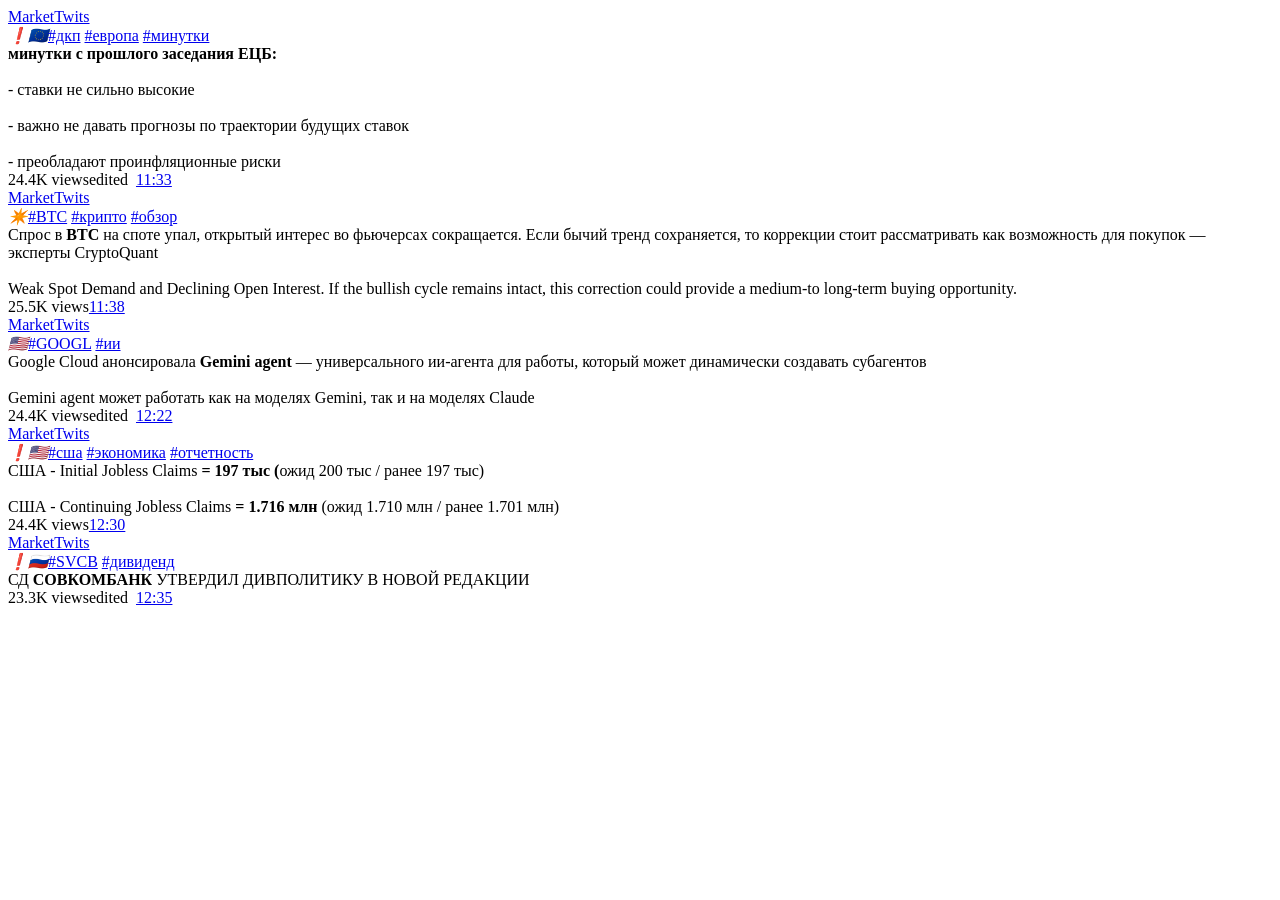
<file: tests/fixtures/context/news/markettwits.html>
<!DOCTYPE html>
<html>
<head>
<meta charset="utf-8">
<title>MarketTwits – Telegram</title>
<link rel="prev" href="/s/markettwits?before=388044">
<link rel="canonical" href="/s/markettwits?before=388066">
</head>
<body class="widget_frame_base tgme_webpreview emoji_image">
<main class="tgme_main">
<div class="tgme_container">
<section class="tgme_channel_history js-message_history">
<div class="tgme_widget_message_centered js-messages_more_wrap"><a href="/s/markettwits?before=388044" class="tme_messages_more js-messages_more" data-before="388044"></a></div>
<div class="tgme_widget_message_wrap js-widget_message_wrap"><div class="tgme_widget_message text_not_supported_wrap js-widget_message" data-post="markettwits/388044">
  <div class="tgme_widget_message_bubble">
    <div class="tgme_widget_message_author accent_color"><a class="tgme_widget_message_owner_name" href="https://t.me/markettwits"><span dir="auto">MarketTwits</span></a></div>
<div class="tgme_widget_message_text js-message_text" dir="auto"><i class="emoji"><b>❗️</b></i><i class="emoji"><b>🇪🇺</b></i><a href="?q=%23%D0%B4%D0%BA%D0%BF">#дкп</a> <a href="?q=%23%D0%B5%D0%B2%D1%80%D0%BE%D0%BF%D0%B0">#европа</a> <a href="?q=%23%D0%BC%D0%B8%D0%BD%D1%83%D1%82%D0%BA%D0%B8">#минутки</a> <br/><b>минутки с прошлого заседания ЕЦБ:</b><br/><br/>- ставки не сильно высокие <br/><br/>- важно не давать прогнозы по траектории будущих ставок<br/><br/>- преобладают проинфляционные риски</div>
<div class="tgme_widget_message_footer compact js-message_footer">
  <div class="tgme_widget_message_info short js-message_info">
    <span class="tgme_widget_message_views">24.4K</span><span class="copyonly"> views</span><span class="tgme_widget_message_meta">edited &nbsp;<a class="tgme_widget_message_date" href="https://t.me/markettwits/388044"><time datetime="2026-10-08T11:33:29+00:00" class="time">11:33</time></a></span>
  </div>
</div>
  </div>
</div></div>
<div class="tgme_widget_message_wrap js-widget_message_wrap"><div class="tgme_widget_message text_not_supported_wrap js-widget_message" data-post="markettwits/388045">
  <div class="tgme_widget_message_bubble">
    <div class="tgme_widget_message_author accent_color"><a class="tgme_widget_message_owner_name" href="https://t.me/markettwits"><span dir="auto">MarketTwits</span></a></div>
<div class="tgme_widget_message_grouped_wrap js-message_grouped_wrap" data-margin-w="2" data-margin-h="2">
  <div class="tgme_widget_message_grouped js-message_grouped">
    <div class="tgme_widget_message_grouped_layer js-message_grouped_layer">
      <a class="tgme_widget_message_photo_wrap grouped_media_wrap blured js-message_photo" data-ratio="1.7817371937639" href="https://t.me/markettwits/388045?single">
  <div class="grouped_media_helper">
    <div class="tgme_widget_message_photo grouped_media"></div>
  </div>
</a><a class="tgme_widget_message_photo_wrap grouped_media_wrap blured js-message_photo" data-ratio="1.7937219730942" href="https://t.me/markettwits/388046?single">
  <div class="grouped_media_helper">
    <div class="tgme_widget_message_photo grouped_media"></div>
  </div>
</a>
    </div>
  </div>
</div><div class="tgme_widget_message_text js-message_text" dir="auto"><div class="tgme_widget_message_text js-message_text" dir="auto"><i class="emoji"><b>✴️</b></i><a href="?q=%23BTC">#BTC</a> <a href="?q=%23%D0%BA%D1%80%D0%B8%D0%BF%D1%82%D0%BE">#крипто</a> <a href="?q=%23%D0%BE%D0%B1%D0%B7%D0%BE%D1%80">#обзор</a> <br/>Спрос в <b>BTC</b> на споте упал, открытый интерес во фьючерсах сокращается. Если бычий тренд сохраняется, то коррекции стоит рассматривать как возможность для покупок — эксперты CryptoQuant <br/><br/>Weak Spot Demand and Declining Open Interest. If the bullish cycle remains intact, this correction could provide a medium-to long-term buying opportunity.</div></div>
<div class="tgme_widget_message_footer compact js-message_footer">
  <div class="tgme_widget_message_info short js-message_info">
    <span class="tgme_widget_message_views">25.5K</span><span class="copyonly"> views</span><span class="tgme_widget_message_meta"><a class="tgme_widget_message_date" href="https://t.me/markettwits/388045"><time datetime="2026-10-08T11:38:45+00:00" class="time">11:38</time></a></span>
  </div>
</div>
  </div>
</div></div>
<div class="tgme_widget_message_wrap js-widget_message_wrap"><div class="tgme_widget_message text_not_supported_wrap js-widget_message" data-post="markettwits/388056">
  <div class="tgme_widget_message_bubble">
    <div class="tgme_widget_message_author accent_color"><a class="tgme_widget_message_owner_name" href="https://t.me/markettwits"><span dir="auto">MarketTwits</span></a></div>
<div class="tgme_widget_message_text js-message_text" dir="auto"><i class="emoji"><b>🇺🇸</b></i><a href="?q=%23GOOGL">#GOOGL</a> <a href="?q=%23%D0%B8%D0%B8">#ии</a> <br/>Google Cloud анонсировала <b>Gemini agent </b>— универсального ии-агента для работы, который может динамически создавать субагентов<br/><br/>Gemini agent может работать как на моделях Gemini, так и на моделях Claude</div>
<div class="tgme_widget_message_footer compact js-message_footer">
  <div class="tgme_widget_message_info short js-message_info">
    <span class="tgme_widget_message_views">24.4K</span><span class="copyonly"> views</span><span class="tgme_widget_message_meta">edited &nbsp;<a class="tgme_widget_message_date" href="https://t.me/markettwits/388056"><time datetime="2026-10-08T12:22:38+00:00" class="time">12:22</time></a></span>
  </div>
</div>
  </div>
</div></div>
<div class="tgme_widget_message_wrap js-widget_message_wrap"><div class="tgme_widget_message text_not_supported_wrap js-widget_message" data-post="markettwits/388057">
  <div class="tgme_widget_message_bubble">
    <div class="tgme_widget_message_author accent_color"><a class="tgme_widget_message_owner_name" href="https://t.me/markettwits"><span dir="auto">MarketTwits</span></a></div>
<div class="tgme_widget_message_text js-message_text" dir="auto"><i class="emoji"><b>❗️</b></i><i class="emoji"><b>🇺🇸</b></i><a href="?q=%23%D1%81%D1%88%D0%B0">#сша</a> <a href="?q=%23%D1%8D%D0%BA%D0%BE%D0%BD%D0%BE%D0%BC%D0%B8%D0%BA%D0%B0">#экономика</a> <a href="?q=%23%D0%BE%D1%82%D1%87%D0%B5%D1%82%D0%BD%D0%BE%D1%81%D1%82%D1%8C">#отчетность</a> <br/>США - Initial Jobless Claims <b>= 197 тыс  (</b>ожид 200 тыс / ранее 197 тыс)<br/><br/>США - Continuing Jobless Claims <b>=  1.716 млн</b> (ожид 1.710 млн / ранее 1.701 млн)</div>
<div class="tgme_widget_message_footer compact js-message_footer">
  <div class="tgme_widget_message_info short js-message_info">
    <span class="tgme_widget_message_views">24.4K</span><span class="copyonly"> views</span><span class="tgme_widget_message_meta"><a class="tgme_widget_message_date" href="https://t.me/markettwits/388057"><time datetime="2026-10-08T12:30:12+00:00" class="time">12:30</time></a></span>
  </div>
</div>
  </div>
</div></div>
<div class="tgme_widget_message_wrap js-widget_message_wrap"><div class="tgme_widget_message text_not_supported_wrap js-widget_message" data-post="markettwits/388058">
  <div class="tgme_widget_message_bubble">
    <div class="tgme_widget_message_author accent_color"><a class="tgme_widget_message_owner_name" href="https://t.me/markettwits"><span dir="auto">MarketTwits</span></a></div>
<div class="tgme_widget_message_text js-message_text" dir="auto"><i class="emoji"><b>❗️</b></i><i class="emoji"><b>🇷🇺</b></i><a href="?q=%23SVCB">#SVCB</a> <a href="?q=%23%D0%B4%D0%B8%D0%B2%D0%B8%D0%B4%D0%B5%D0%BD%D0%B4">#дивиденд</a> <br/>СД <b>СОВКОМБАНК</b> УТВЕРДИЛ ДИВПОЛИТИКУ В НОВОЙ РЕДАКЦИИ</div>
<div class="tgme_widget_message_footer compact js-message_footer">
  <div class="tgme_widget_message_info short js-message_info">
    <span class="tgme_widget_message_views">23.3K</span><span class="copyonly"> views</span><span class="tgme_widget_message_meta">edited &nbsp;<a class="tgme_widget_message_date" href="https://t.me/markettwits/388058"><time datetime="2026-10-08T12:35:44+00:00" class="time">12:35</time></a></span>
  </div>
</div>
  </div>
</div></div>
</section>
</div>
</main>
</body>
</html>
</file>
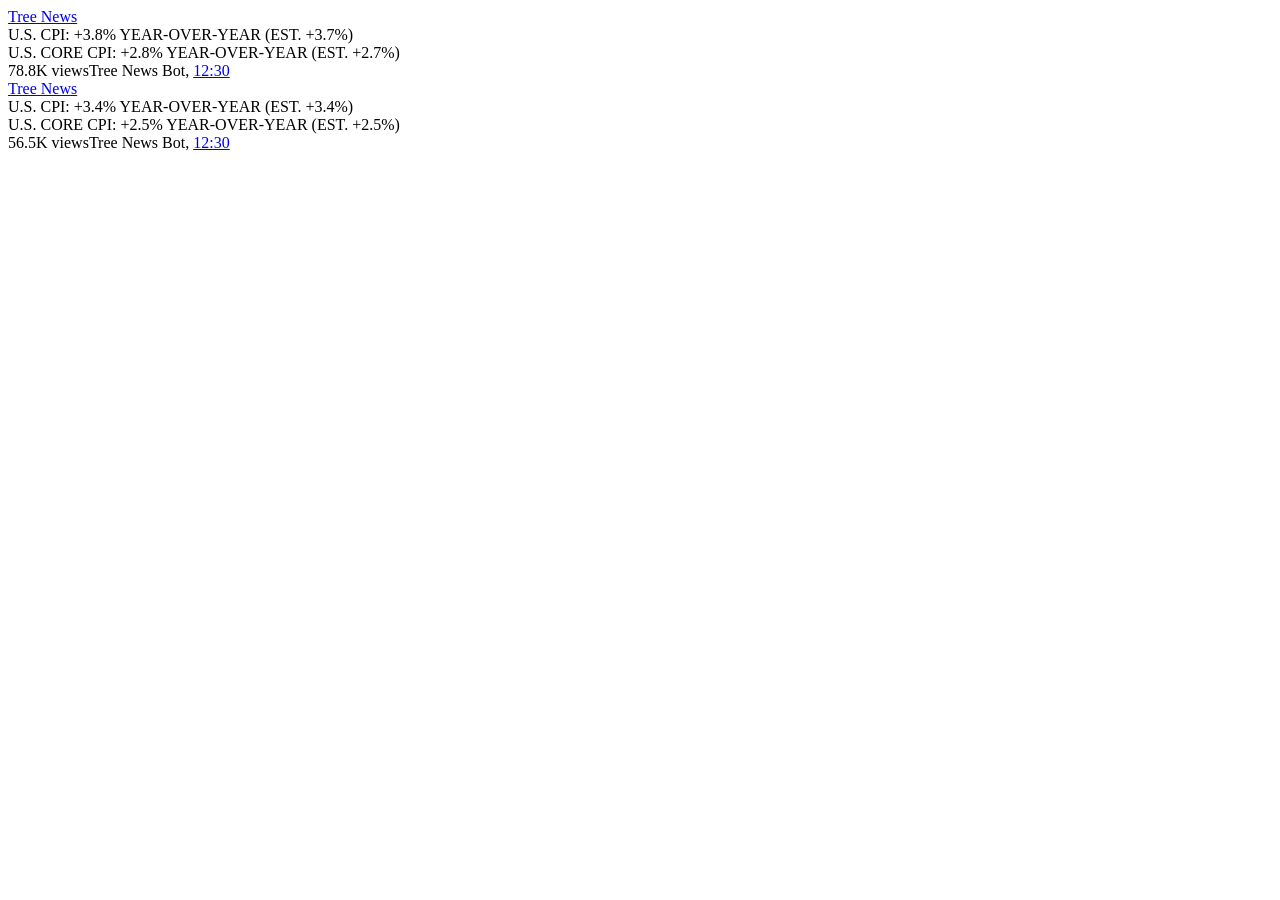
<file: tests/fixtures/context/news/TreeNewsFeed.html>
<!DOCTYPE html>
<html>
<head>
<meta charset="utf-8">
<title>Tree News – Telegram</title>
<link rel="prev" href="/s/TreeNewsFeed?before=8156">
<link rel="canonical" href="/s/TreeNewsFeed?before=8177">
</head>
<body class="widget_frame_base tgme_webpreview emoji_image">
<main class="tgme_main">
<div class="tgme_container">
<section class="tgme_channel_history js-message_history">
<div class="tgme_widget_message_centered js-messages_more_wrap"><a href="/s/TreeNewsFeed?before=8156" class="tme_messages_more js-messages_more" data-before="8156"></a></div>
<div class="tgme_widget_message_wrap js-widget_message_wrap"><div class="tgme_widget_message text_not_supported_wrap js-widget_message" data-post="TreeNewsFeed/8160">
  <div class="tgme_widget_message_bubble">
    <div class="tgme_widget_message_author accent_color"><a class="tgme_widget_message_owner_name" href="https://t.me/TreeNewsFeed"><span dir="auto">Tree News</span></a></div>
<div class="tgme_widget_message_text js-message_text" dir="auto">U.S. CPI: +3.8% YEAR-OVER-YEAR (EST. +3.7%)<br/>U.S. CORE CPI: +2.8% YEAR-OVER-YEAR (EST. +2.7%)</div>
<div class="tgme_widget_message_footer compact js-message_footer">
  <div class="tgme_widget_message_info short js-message_info">
    <span class="tgme_widget_message_views">78.8K</span><span class="copyonly"> views</span><span class="tgme_widget_message_meta"><span class="tgme_widget_message_from_author" dir="auto">Tree News Bot</span>,&nbsp;<a class="tgme_widget_message_date" href="https://t.me/TreeNewsFeed/8160"><time datetime="2026-05-12T12:30:17+00:00" class="time">12:30</time></a></span>
  </div>
</div>
  </div>
</div></div>
<div class="tgme_widget_message_wrap js-widget_message_wrap"><div class="tgme_widget_message text_not_supported_wrap js-widget_message" data-post="TreeNewsFeed/8169">
  <div class="tgme_widget_message_bubble">
    <div class="tgme_widget_message_author accent_color"><a class="tgme_widget_message_owner_name" href="https://t.me/TreeNewsFeed"><span dir="auto">Tree News</span></a></div>
<div class="tgme_widget_message_text js-message_text" dir="auto">U.S. CPI: +3.4% YEAR-OVER-YEAR (EST. +3.4%)<br/>U.S. CORE CPI: +2.5% YEAR-OVER-YEAR (EST. +2.5%)</div>
<div class="tgme_widget_message_footer compact js-message_footer">
  <div class="tgme_widget_message_info short js-message_info">
    <span class="tgme_widget_message_views">56.5K</span><span class="copyonly"> views</span><span class="tgme_widget_message_meta"><span class="tgme_widget_message_from_author" dir="auto">Tree News Bot</span>,&nbsp;<a class="tgme_widget_message_date" href="https://t.me/TreeNewsFeed/8169"><time datetime="2026-08-12T12:30:03+00:00" class="time">12:30</time></a></span>
  </div>
</div>
  </div>
</div></div>
</section>
</div>
</main>
</body>
</html>
</file>
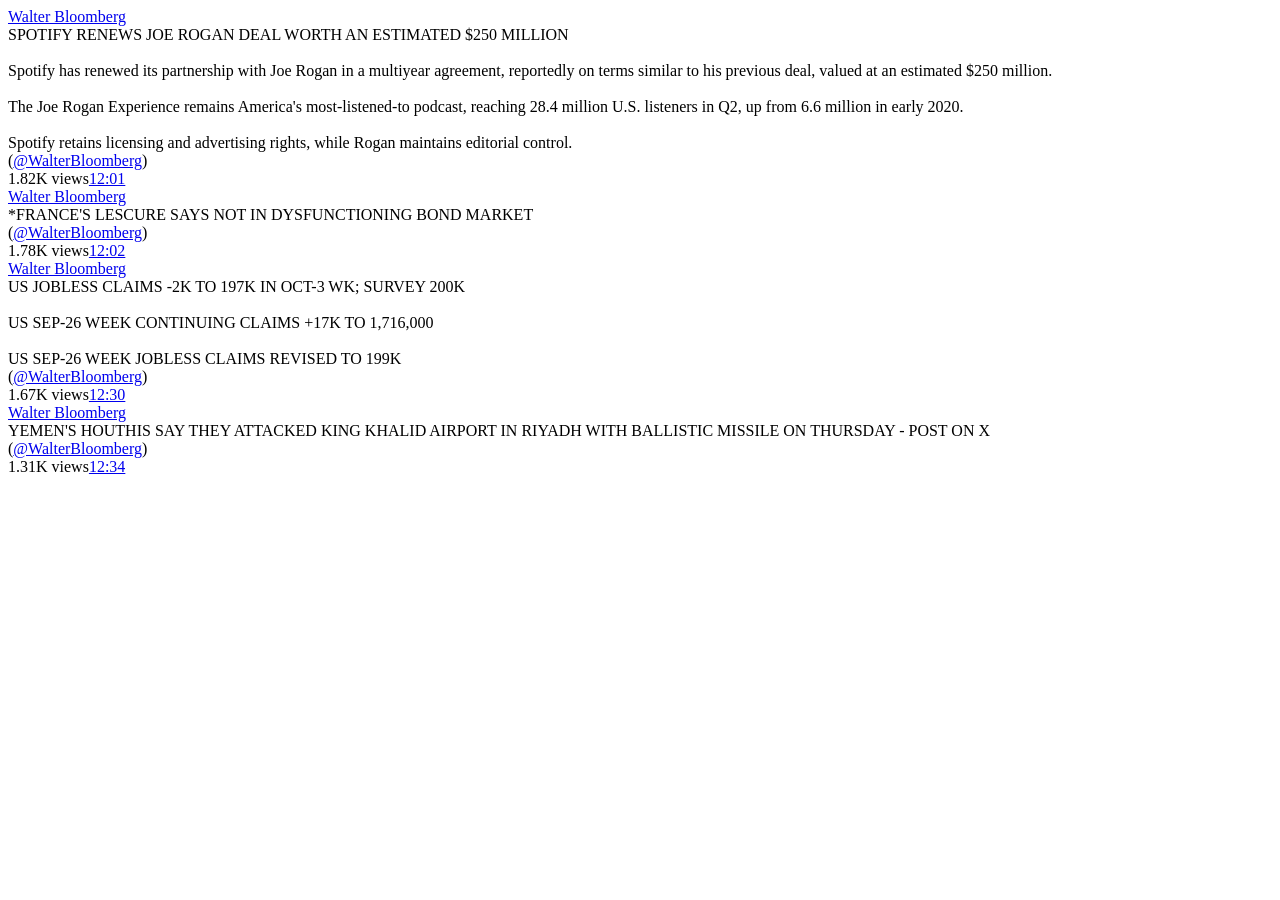
<file: tests/fixtures/context/news/WalterBloomberg.html>
<!DOCTYPE html>
<html>
<head>
<meta charset="utf-8">
<title>Walter Bloomberg – Telegram</title>
<link rel="prev" href="/s/WalterBloomberg?before=36599">
<link rel="canonical" href="/s/WalterBloomberg?before=36619">
</head>
<body class="widget_frame_base tgme_webpreview emoji_image">
<main class="tgme_main">
<div class="tgme_container">
<section class="tgme_channel_history js-message_history">
<div class="tgme_widget_message_centered js-messages_more_wrap"><a href="/s/WalterBloomberg?before=36599" class="tme_messages_more js-messages_more" data-before="36599"></a></div>
<div class="tgme_widget_message_wrap js-widget_message_wrap"><div class="tgme_widget_message text_not_supported_wrap js-widget_message" data-post="WalterBloomberg/36612">
  <div class="tgme_widget_message_bubble">
    <div class="tgme_widget_message_author accent_color"><a class="tgme_widget_message_owner_name" href="https://t.me/WalterBloomberg"><span dir="auto">Walter Bloomberg</span></a></div>
<div class="tgme_widget_message_text js-message_text" dir="auto">SPOTIFY RENEWS JOE ROGAN DEAL WORTH AN ESTIMATED &#036;250 MILLION<br/><br/>Spotify has renewed its partnership with Joe Rogan in a multiyear agreement, reportedly on terms similar to his previous deal, valued at an estimated &#036;250 million.<br/><br/>The Joe Rogan Experience remains America&#39;s most-listened-to podcast, reaching 28.4 million U.S. listeners in Q2, up from 6.6 million in early 2020.<br/><br/>Spotify retains licensing and advertising rights, while Rogan maintains editorial control.<br/>(<a href="https://t.me/WalterBloomberg" target="_blank">@WalterBloomberg</a>)</div>
<div class="tgme_widget_message_footer compact js-message_footer">
  <div class="tgme_widget_message_info short js-message_info">
    <span class="tgme_widget_message_views">1.82K</span><span class="copyonly"> views</span><span class="tgme_widget_message_meta"><a class="tgme_widget_message_date" href="https://t.me/WalterBloomberg/36612"><time datetime="2026-10-08T12:01:31+00:00" class="time">12:01</time></a></span>
  </div>
</div>
  </div>
</div></div>
<div class="tgme_widget_message_wrap js-widget_message_wrap"><div class="tgme_widget_message text_not_supported_wrap js-widget_message" data-post="WalterBloomberg/36613">
  <div class="tgme_widget_message_bubble">
    <div class="tgme_widget_message_author accent_color"><a class="tgme_widget_message_owner_name" href="https://t.me/WalterBloomberg"><span dir="auto">Walter Bloomberg</span></a></div>
<div class="tgme_widget_message_text js-message_text" dir="auto">*FRANCE&#39;S LESCURE SAYS NOT IN DYSFUNCTIONING BOND MARKET<br/>(<a href="https://t.me/WalterBloomberg" target="_blank">@WalterBloomberg</a>)</div>
<div class="tgme_widget_message_footer compact js-message_footer">
  <div class="tgme_widget_message_info short js-message_info">
    <span class="tgme_widget_message_views">1.78K</span><span class="copyonly"> views</span><span class="tgme_widget_message_meta"><a class="tgme_widget_message_date" href="https://t.me/WalterBloomberg/36613"><time datetime="2026-10-08T12:02:57+00:00" class="time">12:02</time></a></span>
  </div>
</div>
  </div>
</div></div>
<div class="tgme_widget_message_wrap js-widget_message_wrap"><div class="tgme_widget_message text_not_supported_wrap js-widget_message" data-post="WalterBloomberg/36614">
  <div class="tgme_widget_message_bubble">
    <div class="tgme_widget_message_author accent_color"><a class="tgme_widget_message_owner_name" href="https://t.me/WalterBloomberg"><span dir="auto">Walter Bloomberg</span></a></div>
<div class="tgme_widget_message_text js-message_text" dir="auto">US JOBLESS CLAIMS -2K TO 197K IN OCT-3 WK; SURVEY 200K<br/><br/>US SEP-26 WEEK CONTINUING CLAIMS +17K TO 1,716,000<br/><br/>US SEP-26 WEEK JOBLESS CLAIMS REVISED TO 199K<br/>(<a href="https://t.me/WalterBloomberg" target="_blank">@WalterBloomberg</a>)</div>
<div class="tgme_widget_message_footer compact js-message_footer">
  <div class="tgme_widget_message_info short js-message_info">
    <span class="tgme_widget_message_views">1.67K</span><span class="copyonly"> views</span><span class="tgme_widget_message_meta"><a class="tgme_widget_message_date" href="https://t.me/WalterBloomberg/36614"><time datetime="2026-10-08T12:30:29+00:00" class="time">12:30</time></a></span>
  </div>
</div>
  </div>
</div></div>
<div class="tgme_widget_message_wrap js-widget_message_wrap"><div class="tgme_widget_message text_not_supported_wrap js-widget_message" data-post="WalterBloomberg/36615">
  <div class="tgme_widget_message_bubble">
    <div class="tgme_widget_message_author accent_color"><a class="tgme_widget_message_owner_name" href="https://t.me/WalterBloomberg"><span dir="auto">Walter Bloomberg</span></a></div>
<div class="tgme_widget_message_text js-message_text" dir="auto">YEMEN&#39;S HOUTHIS SAY THEY ATTACKED KING KHALID AIRPORT IN RIYADH WITH BALLISTIC MISSILE ON THURSDAY - POST ON X<br/>(<a href="https://t.me/WalterBloomberg" target="_blank">@WalterBloomberg</a>)</div>
<div class="tgme_widget_message_footer compact js-message_footer">
  <div class="tgme_widget_message_info short js-message_info">
    <span class="tgme_widget_message_views">1.31K</span><span class="copyonly"> views</span><span class="tgme_widget_message_meta"><a class="tgme_widget_message_date" href="https://t.me/WalterBloomberg/36615"><time datetime="2026-10-08T12:34:47+00:00" class="time">12:34</time></a></span>
  </div>
</div>
  </div>
</div></div>
</section>
</div>
</main>
</body>
</html>
</file>
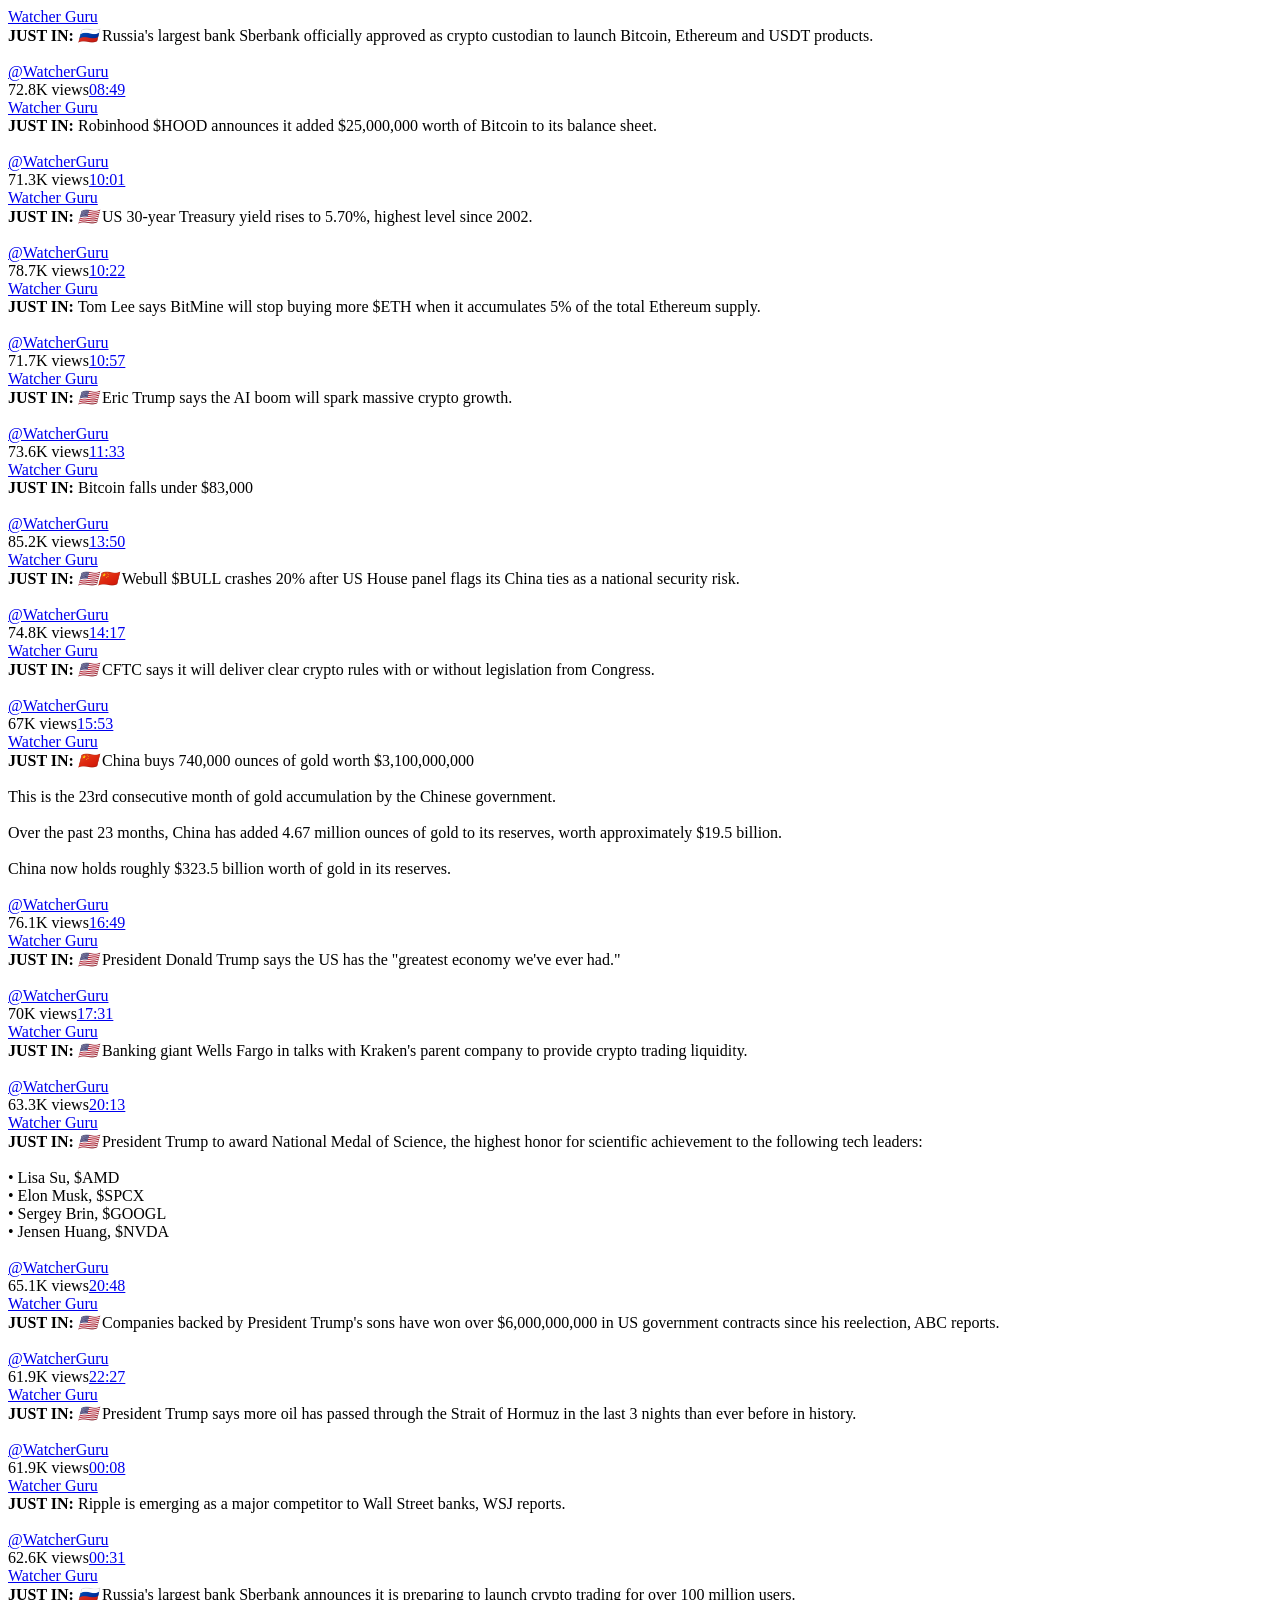
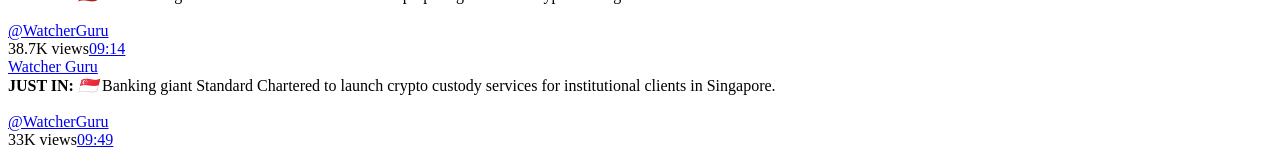
<file: tests/fixtures/context/news/WatcherGuru.html>
<!DOCTYPE html>
<html>
<head>
<meta charset="utf-8">
<title>Watcher Guru – Telegram</title>
<link rel="prev" href="/s/WatcherGuru?before=15380">
<link rel="canonical" href="/s/WatcherGuru?before=15400">
</head>
<body class="widget_frame_base tgme_webpreview emoji_image">
<main class="tgme_main">
<div class="tgme_container">
<section class="tgme_channel_history js-message_history">
<div class="tgme_widget_message_centered js-messages_more_wrap"><a href="/s/WatcherGuru?before=15380" class="tme_messages_more js-messages_more" data-before="15380"></a></div>
<div class="tgme_widget_message_wrap js-widget_message_wrap"><div class="tgme_widget_message text_not_supported_wrap js-widget_message" data-post="WatcherGuru/15380">
  <div class="tgme_widget_message_bubble">
    <div class="tgme_widget_message_author accent_color"><a class="tgme_widget_message_owner_name" href="https://t.me/WatcherGuru"><span dir="auto">Watcher Guru</span></a></div>
<div class="tgme_widget_message_text js-message_text" dir="auto"><b>JUST IN:</b> <i class="emoji"><b>🇷🇺</b></i> Russia&#39;s largest bank Sberbank officially approved as crypto custodian to launch Bitcoin, Ethereum and USDT products.<br/><br/><a href="https://t.me/WatcherGuru" target="_blank">@WatcherGuru</a></div>
<div class="tgme_widget_message_footer compact js-message_footer">
  <div class="tgme_widget_message_info short js-message_info">
    <span class="tgme_widget_message_views">72.8K</span><span class="copyonly"> views</span><span class="tgme_widget_message_meta"><a class="tgme_widget_message_date" href="https://t.me/WatcherGuru/15380"><time datetime="2026-10-07T08:49:10+00:00" class="time">08:49</time></a></span>
  </div>
</div>
  </div>
</div></div>
<div class="tgme_widget_message_wrap js-widget_message_wrap"><div class="tgme_widget_message text_not_supported_wrap js-widget_message" data-post="WatcherGuru/15381">
  <div class="tgme_widget_message_bubble">
    <div class="tgme_widget_message_author accent_color"><a class="tgme_widget_message_owner_name" href="https://t.me/WatcherGuru"><span dir="auto">Watcher Guru</span></a></div>
<div class="tgme_widget_message_grouped_wrap js-message_grouped_wrap" data-margin-w="2" data-margin-h="2">
  <div class="tgme_widget_message_grouped js-message_grouped">
    <div class="tgme_widget_message_grouped_layer js-message_grouped_layer">
      <a class="tgme_widget_message_photo_wrap grouped_media_wrap blured js-message_photo" data-ratio="0.88625" href="https://t.me/WatcherGuru/15381?single">
  <div class="grouped_media_helper">
    <div class="tgme_widget_message_photo grouped_media"></div>
  </div>
</a><a class="tgme_widget_message_photo_wrap grouped_media_wrap blured js-message_photo" data-ratio="0.88625" href="https://t.me/WatcherGuru/15382?single">
  <div class="grouped_media_helper">
    <div class="tgme_widget_message_photo grouped_media"></div>
  </div>
</a>
    </div>
  </div>
</div><div class="tgme_widget_message_text js-message_text" dir="auto"><div class="tgme_widget_message_text js-message_text" dir="auto"><b>JUST IN:</b> Robinhood &#036;HOOD announces it added &#036;25,000,000 worth of Bitcoin to its balance sheet.<br/><br/><a href="https://t.me/WatcherGuru" target="_blank">@WatcherGuru</a></div></div>
<div class="tgme_widget_message_footer compact js-message_footer">
  <div class="tgme_widget_message_info short js-message_info">
    <span class="tgme_widget_message_views">71.3K</span><span class="copyonly"> views</span><span class="tgme_widget_message_meta"><a class="tgme_widget_message_date" href="https://t.me/WatcherGuru/15381"><time datetime="2026-10-07T10:01:11+00:00" class="time">10:01</time></a></span>
  </div>
</div>
  </div>
</div></div>
<div class="tgme_widget_message_wrap js-widget_message_wrap"><div class="tgme_widget_message text_not_supported_wrap js-widget_message" data-post="WatcherGuru/15383">
  <div class="tgme_widget_message_bubble">
    <div class="tgme_widget_message_author accent_color"><a class="tgme_widget_message_owner_name" href="https://t.me/WatcherGuru"><span dir="auto">Watcher Guru</span></a></div>
<a class="tgme_widget_message_photo_wrap 5923729825518522012 1379225828_460000924" href="https://t.me/WatcherGuru/15383">
  <div class="tgme_widget_message_photo"></div>
</a><div class="tgme_widget_message_text js-message_text" dir="auto"><b>JUST IN:</b> <i class="emoji"><b>🇺🇸</b></i> US 30-year Treasury yield rises to 5.70%, highest level since 2002.<br/><br/><a href="https://t.me/WatcherGuru" target="_blank">@WatcherGuru</a></div>
<div class="tgme_widget_message_footer compact js-message_footer">
  <div class="tgme_widget_message_info short js-message_info">
    <span class="tgme_widget_message_views">78.7K</span><span class="copyonly"> views</span><span class="tgme_widget_message_meta"><a class="tgme_widget_message_date" href="https://t.me/WatcherGuru/15383"><time datetime="2026-10-07T10:22:54+00:00" class="time">10:22</time></a></span>
  </div>
</div>
  </div>
</div></div>
<div class="tgme_widget_message_wrap js-widget_message_wrap"><div class="tgme_widget_message text_not_supported_wrap js-widget_message" data-post="WatcherGuru/15384">
  <div class="tgme_widget_message_bubble">
    <div class="tgme_widget_message_author accent_color"><a class="tgme_widget_message_owner_name" href="https://t.me/WatcherGuru"><span dir="auto">Watcher Guru</span></a></div>
<div class="tgme_widget_message_text js-message_text" dir="auto"><b>JUST IN:</b> Tom Lee says BitMine will stop buying more &#036;ETH when it accumulates 5% of the total Ethereum supply.<br/><br/><a href="https://t.me/WatcherGuru" target="_blank">@WatcherGuru</a></div>
<div class="tgme_widget_message_footer compact js-message_footer">
  <div class="tgme_widget_message_info short js-message_info">
    <span class="tgme_widget_message_views">71.7K</span><span class="copyonly"> views</span><span class="tgme_widget_message_meta"><a class="tgme_widget_message_date" href="https://t.me/WatcherGuru/15384"><time datetime="2026-10-07T10:57:10+00:00" class="time">10:57</time></a></span>
  </div>
</div>
  </div>
</div></div>
<div class="tgme_widget_message_wrap js-widget_message_wrap"><div class="tgme_widget_message text_not_supported_wrap js-widget_message" data-post="WatcherGuru/15385">
  <div class="tgme_widget_message_bubble">
    <div class="tgme_widget_message_author accent_color"><a class="tgme_widget_message_owner_name" href="https://t.me/WatcherGuru"><span dir="auto">Watcher Guru</span></a></div>
<div class="tgme_widget_message_text js-message_text" dir="auto"><b>JUST IN:</b> <i class="emoji"><b>🇺🇸</b></i> Eric Trump says the AI boom will spark massive crypto growth.<br/><br/><a href="https://t.me/WatcherGuru" target="_blank">@WatcherGuru</a></div>
<div class="tgme_widget_message_footer compact js-message_footer">
  <div class="tgme_widget_message_info short js-message_info">
    <span class="tgme_widget_message_views">73.6K</span><span class="copyonly"> views</span><span class="tgme_widget_message_meta"><a class="tgme_widget_message_date" href="https://t.me/WatcherGuru/15385"><time datetime="2026-10-07T11:33:29+00:00" class="time">11:33</time></a></span>
  </div>
</div>
  </div>
</div></div>
<div class="tgme_widget_message_wrap js-widget_message_wrap"><div class="tgme_widget_message text_not_supported_wrap js-widget_message" data-post="WatcherGuru/15386">
  <div class="tgme_widget_message_bubble">
    <div class="tgme_widget_message_author accent_color"><a class="tgme_widget_message_owner_name" href="https://t.me/WatcherGuru"><span dir="auto">Watcher Guru</span></a></div>
<a class="tgme_widget_message_photo_wrap 5923514450088496929 1379175682_460001057" href="https://t.me/WatcherGuru/15386">
  <div class="tgme_widget_message_photo"></div>
</a><div class="tgme_widget_message_text js-message_text" dir="auto"><b>JUST IN:</b> Bitcoin falls under &#036;83,000<br/><br/><a href="https://t.me/WatcherGuru" target="_blank">@WatcherGuru</a></div>
<div class="tgme_widget_message_footer compact js-message_footer">
  <div class="tgme_widget_message_info short js-message_info">
    <span class="tgme_widget_message_views">85.2K</span><span class="copyonly"> views</span><span class="tgme_widget_message_meta"><a class="tgme_widget_message_date" href="https://t.me/WatcherGuru/15386"><time datetime="2026-10-07T13:50:31+00:00" class="time">13:50</time></a></span>
  </div>
</div>
  </div>
</div></div>
<div class="tgme_widget_message_wrap js-widget_message_wrap"><div class="tgme_widget_message text_not_supported_wrap js-widget_message" data-post="WatcherGuru/15387">
  <div class="tgme_widget_message_bubble">
    <div class="tgme_widget_message_author accent_color"><a class="tgme_widget_message_owner_name" href="https://t.me/WatcherGuru"><span dir="auto">Watcher Guru</span></a></div>
<div class="tgme_widget_message_grouped_wrap js-message_grouped_wrap" data-margin-w="2" data-margin-h="2">
  <div class="tgme_widget_message_grouped js-message_grouped">
    <div class="tgme_widget_message_grouped_layer js-message_grouped_layer">
      <a class="tgme_widget_message_photo_wrap grouped_media_wrap blured js-message_photo" data-ratio="0.88625" href="https://t.me/WatcherGuru/15387?single">
  <div class="grouped_media_helper">
    <div class="tgme_widget_message_photo grouped_media"></div>
  </div>
</a><a class="tgme_widget_message_photo_wrap grouped_media_wrap blured js-message_photo" data-ratio="0.88625" href="https://t.me/WatcherGuru/15388?single">
  <div class="grouped_media_helper">
    <div class="tgme_widget_message_photo grouped_media"></div>
  </div>
</a>
    </div>
  </div>
</div><div class="tgme_widget_message_text js-message_text" dir="auto"><div class="tgme_widget_message_text js-message_text" dir="auto"><b>JUST IN:</b> <i class="emoji"><b>🇺🇸</b></i><i class="emoji"><b>🇨🇳</b></i> Webull &#036;BULL crashes 20% after US House panel flags its China ties as a national security risk.<br/><br/><a href="https://t.me/WatcherGuru" target="_blank">@WatcherGuru</a></div></div>
<div class="tgme_widget_message_footer compact js-message_footer">
  <div class="tgme_widget_message_info short js-message_info">
    <span class="tgme_widget_message_views">74.8K</span><span class="copyonly"> views</span><span class="tgme_widget_message_meta"><a class="tgme_widget_message_date" href="https://t.me/WatcherGuru/15387"><time datetime="2026-10-07T14:17:53+00:00" class="time">14:17</time></a></span>
  </div>
</div>
  </div>
</div></div>
<div class="tgme_widget_message_wrap js-widget_message_wrap"><div class="tgme_widget_message text_not_supported_wrap js-widget_message" data-post="WatcherGuru/15389">
  <div class="tgme_widget_message_bubble">
    <div class="tgme_widget_message_author accent_color"><a class="tgme_widget_message_owner_name" href="https://t.me/WatcherGuru"><span dir="auto">Watcher Guru</span></a></div>
<div class="tgme_widget_message_text js-message_text" dir="auto"><b>JUST IN:</b> <i class="emoji"><b>🇺🇸</b></i> CFTC says it will deliver clear crypto rules with or without legislation from Congress.<br/><br/><a href="https://t.me/WatcherGuru" target="_blank">@WatcherGuru</a></div>
<div class="tgme_widget_message_footer compact js-message_footer">
  <div class="tgme_widget_message_info short js-message_info">
    <span class="tgme_widget_message_views">67K</span><span class="copyonly"> views</span><span class="tgme_widget_message_meta"><a class="tgme_widget_message_date" href="https://t.me/WatcherGuru/15389"><time datetime="2026-10-07T15:53:17+00:00" class="time">15:53</time></a></span>
  </div>
</div>
  </div>
</div></div>
<div class="tgme_widget_message_wrap js-widget_message_wrap"><div class="tgme_widget_message text_not_supported_wrap js-widget_message" data-post="WatcherGuru/15390">
  <div class="tgme_widget_message_bubble">
    <div class="tgme_widget_message_author accent_color"><a class="tgme_widget_message_owner_name" href="https://t.me/WatcherGuru"><span dir="auto">Watcher Guru</span></a></div>
<div class="tgme_widget_message_grouped_wrap js-message_grouped_wrap" data-margin-w="2" data-margin-h="2">
  <div class="tgme_widget_message_grouped js-message_grouped">
    <div class="tgme_widget_message_grouped_layer js-message_grouped_layer">
      <a class="tgme_widget_message_photo_wrap grouped_media_wrap blured js-message_photo" data-ratio="0.88625" href="https://t.me/WatcherGuru/15390?single">
  <div class="grouped_media_helper">
    <div class="tgme_widget_message_photo grouped_media"></div>
  </div>
</a><a class="tgme_widget_message_photo_wrap grouped_media_wrap blured js-message_photo" data-ratio="0.88625" href="https://t.me/WatcherGuru/15391?single">
  <div class="grouped_media_helper">
    <div class="tgme_widget_message_photo grouped_media"></div>
  </div>
</a>
    </div>
  </div>
</div><div class="tgme_widget_message_text js-message_text" dir="auto"><div class="tgme_widget_message_text js-message_text" dir="auto"><b>JUST IN:</b> <i class="emoji"><b>🇨🇳</b></i> China buys 740,000 ounces of gold worth &#036;3,100,000,000<br/><br/>This is the 23rd consecutive month of gold accumulation by the Chinese government.<br/><br/>Over the past 23 months, China has added 4.67 million ounces of gold to its reserves, worth approximately &#036;19.5 billion.<br/><br/>China now holds roughly &#036;323.5 billion worth of gold in its reserves.<br/><br/><a href="https://t.me/WatcherGuru" target="_blank">@WatcherGuru</a></div></div>
<div class="tgme_widget_message_footer compact js-message_footer">
  <div class="tgme_widget_message_info short js-message_info">
    <span class="tgme_widget_message_views">76.1K</span><span class="copyonly"> views</span><span class="tgme_widget_message_meta"><a class="tgme_widget_message_date" href="https://t.me/WatcherGuru/15390"><time datetime="2026-10-07T16:49:03+00:00" class="time">16:49</time></a></span>
  </div>
</div>
  </div>
</div></div>
<div class="tgme_widget_message_wrap js-widget_message_wrap"><div class="tgme_widget_message text_not_supported_wrap js-widget_message" data-post="WatcherGuru/15392">
  <div class="tgme_widget_message_bubble">
    <div class="tgme_widget_message_author accent_color"><a class="tgme_widget_message_owner_name" href="https://t.me/WatcherGuru"><span dir="auto">Watcher Guru</span></a></div>
<a class="tgme_widget_message_photo_wrap 5923413106040180573 1379152086_460001117" href="https://t.me/WatcherGuru/15392">
  <div class="tgme_widget_message_photo"></div>
</a><div class="tgme_widget_message_text js-message_text" dir="auto"><b>JUST IN:</b> <i class="emoji"><b>🇺🇸</b></i> President Donald Trump says the US has the &quot;greatest economy we&#39;ve ever had.&quot;<br/><br/><a href="https://t.me/WatcherGuru" target="_blank">@WatcherGuru</a></div>
<div class="tgme_widget_message_footer compact js-message_footer">
  <div class="tgme_widget_message_info short js-message_info">
    <span class="tgme_widget_message_views">70K</span><span class="copyonly"> views</span><span class="tgme_widget_message_meta"><a class="tgme_widget_message_date" href="https://t.me/WatcherGuru/15392"><time datetime="2026-10-07T17:31:11+00:00" class="time">17:31</time></a></span>
  </div>
</div>
  </div>
</div></div>
<div class="tgme_widget_message_wrap js-widget_message_wrap"><div class="tgme_widget_message text_not_supported_wrap js-widget_message" data-post="WatcherGuru/15393">
  <div class="tgme_widget_message_bubble">
    <div class="tgme_widget_message_author accent_color"><a class="tgme_widget_message_owner_name" href="https://t.me/WatcherGuru"><span dir="auto">Watcher Guru</span></a></div>
<div class="tgme_widget_message_text js-message_text" dir="auto"><b>JUST IN:</b> <i class="emoji"><b>🇺🇸</b></i> Banking giant Wells Fargo in talks with Kraken&#39;s parent company to provide crypto trading liquidity.<br/><br/><a href="https://t.me/WatcherGuru" target="_blank">@WatcherGuru</a></div>
<div class="tgme_widget_message_footer compact js-message_footer">
  <div class="tgme_widget_message_info short js-message_info">
    <span class="tgme_widget_message_views">63.3K</span><span class="copyonly"> views</span><span class="tgme_widget_message_meta"><a class="tgme_widget_message_date" href="https://t.me/WatcherGuru/15393"><time datetime="2026-10-07T20:13:56+00:00" class="time">20:13</time></a></span>
  </div>
</div>
  </div>
</div></div>
<div class="tgme_widget_message_wrap js-widget_message_wrap"><div class="tgme_widget_message text_not_supported_wrap js-widget_message" data-post="WatcherGuru/15394">
  <div class="tgme_widget_message_bubble">
    <div class="tgme_widget_message_author accent_color"><a class="tgme_widget_message_owner_name" href="https://t.me/WatcherGuru"><span dir="auto">Watcher Guru</span></a></div>
<div class="tgme_widget_message_text js-message_text" dir="auto"><b>JUST IN:</b> <i class="emoji"><b>🇺🇸</b></i> President Trump to award National Medal of Science, the highest honor for scientific achievement to the following tech leaders:<br/><br/>• Lisa Su, &#036;AMD<br/>• Elon Musk, &#036;SPCX<br/>• Sergey Brin, &#036;GOOGL<br/>• Jensen Huang, &#036;NVDA<br/><br/><a href="https://t.me/WatcherGuru" target="_blank">@WatcherGuru</a></div>
<div class="tgme_widget_message_footer compact js-message_footer">
  <div class="tgme_widget_message_info short js-message_info">
    <span class="tgme_widget_message_views">65.1K</span><span class="copyonly"> views</span><span class="tgme_widget_message_meta"><a class="tgme_widget_message_date" href="https://t.me/WatcherGuru/15394"><time datetime="2026-10-07T20:48:15+00:00" class="time">20:48</time></a></span>
  </div>
</div>
  </div>
</div></div>
<div class="tgme_widget_message_wrap js-widget_message_wrap"><div class="tgme_widget_message text_not_supported_wrap js-widget_message" data-post="WatcherGuru/15395">
  <div class="tgme_widget_message_bubble">
    <div class="tgme_widget_message_author accent_color"><a class="tgme_widget_message_owner_name" href="https://t.me/WatcherGuru"><span dir="auto">Watcher Guru</span></a></div>
<div class="tgme_widget_message_text js-message_text" dir="auto"><b>JUST IN:</b> <i class="emoji"><b>🇺🇸</b></i> Companies backed by President Trump&#39;s sons have won over &#036;6,000,000,000 in US government contracts since his reelection, ABC reports.<br/><br/><a href="https://t.me/WatcherGuru" target="_blank">@WatcherGuru</a></div>
<div class="tgme_widget_message_footer compact js-message_footer">
  <div class="tgme_widget_message_info short js-message_info">
    <span class="tgme_widget_message_views">61.9K</span><span class="copyonly"> views</span><span class="tgme_widget_message_meta"><a class="tgme_widget_message_date" href="https://t.me/WatcherGuru/15395"><time datetime="2026-10-07T22:27:38+00:00" class="time">22:27</time></a></span>
  </div>
</div>
  </div>
</div></div>
<div class="tgme_widget_message_wrap js-widget_message_wrap"><div class="tgme_widget_message text_not_supported_wrap js-widget_message" data-post="WatcherGuru/15396">
  <div class="tgme_widget_message_bubble">
    <div class="tgme_widget_message_author accent_color"><a class="tgme_widget_message_owner_name" href="https://t.me/WatcherGuru"><span dir="auto">Watcher Guru</span></a></div>
<div class="tgme_widget_message_text js-message_text" dir="auto"><b>JUST IN:</b> <i class="emoji"><b>🇺🇸</b></i> President Trump says more oil has passed through the Strait of Hormuz in the last 3 nights than ever before in history.<br/><br/><a href="https://t.me/WatcherGuru" target="_blank">@WatcherGuru</a></div>
<div class="tgme_widget_message_footer compact js-message_footer">
  <div class="tgme_widget_message_info short js-message_info">
    <span class="tgme_widget_message_views">61.9K</span><span class="copyonly"> views</span><span class="tgme_widget_message_meta"><a class="tgme_widget_message_date" href="https://t.me/WatcherGuru/15396"><time datetime="2026-10-08T00:08:31+00:00" class="time">00:08</time></a></span>
  </div>
</div>
  </div>
</div></div>
<div class="tgme_widget_message_wrap js-widget_message_wrap"><div class="tgme_widget_message text_not_supported_wrap js-widget_message" data-post="WatcherGuru/15397">
  <div class="tgme_widget_message_bubble">
    <div class="tgme_widget_message_author accent_color"><a class="tgme_widget_message_owner_name" href="https://t.me/WatcherGuru"><span dir="auto">Watcher Guru</span></a></div>
<div class="tgme_widget_message_text js-message_text" dir="auto"><b>JUST IN:</b> Ripple is emerging as a major competitor to Wall Street banks, WSJ reports.<br/><br/><a href="https://t.me/WatcherGuru" target="_blank">@WatcherGuru</a></div>
<div class="tgme_widget_message_footer compact js-message_footer">
  <div class="tgme_widget_message_info short js-message_info">
    <span class="tgme_widget_message_views">62.6K</span><span class="copyonly"> views</span><span class="tgme_widget_message_meta"><a class="tgme_widget_message_date" href="https://t.me/WatcherGuru/15397"><time datetime="2026-10-08T00:31:23+00:00" class="time">00:31</time></a></span>
  </div>
</div>
  </div>
</div></div>
<div class="tgme_widget_message_wrap js-widget_message_wrap"><div class="tgme_widget_message text_not_supported_wrap js-widget_message" data-post="WatcherGuru/15398">
  <div class="tgme_widget_message_bubble">
    <div class="tgme_widget_message_author accent_color"><a class="tgme_widget_message_owner_name" href="https://t.me/WatcherGuru"><span dir="auto">Watcher Guru</span></a></div>
<div class="tgme_widget_message_text js-message_text" dir="auto"><b>JUST IN:</b> <i class="emoji"><b>🇷🇺</b></i> Russia&#39;s largest bank Sberbank announces it is preparing to launch crypto trading for over 100 million users.<br/><br/><a href="https://t.me/WatcherGuru" target="_blank">@WatcherGuru</a></div>
<div class="tgme_widget_message_footer compact js-message_footer">
  <div class="tgme_widget_message_info short js-message_info">
    <span class="tgme_widget_message_views">38.7K</span><span class="copyonly"> views</span><span class="tgme_widget_message_meta"><a class="tgme_widget_message_date" href="https://t.me/WatcherGuru/15398"><time datetime="2026-10-08T09:14:16+00:00" class="time">09:14</time></a></span>
  </div>
</div>
  </div>
</div></div>
<div class="tgme_widget_message_wrap js-widget_message_wrap"><div class="tgme_widget_message text_not_supported_wrap js-widget_message" data-post="WatcherGuru/15399">
  <div class="tgme_widget_message_bubble">
    <div class="tgme_widget_message_author accent_color"><a class="tgme_widget_message_owner_name" href="https://t.me/WatcherGuru"><span dir="auto">Watcher Guru</span></a></div>
<div class="tgme_widget_message_text js-message_text" dir="auto"><b>JUST IN:</b> <i class="emoji"><b>🇸🇬</b></i> Banking giant Standard Chartered to launch crypto custody services for institutional clients in Singapore.<br/><br/><a href="https://t.me/WatcherGuru" target="_blank">@WatcherGuru</a></div>
<div class="tgme_widget_message_footer compact js-message_footer">
  <div class="tgme_widget_message_info short js-message_info">
    <span class="tgme_widget_message_views">33K</span><span class="copyonly"> views</span><span class="tgme_widget_message_meta"><a class="tgme_widget_message_date" href="https://t.me/WatcherGuru/15399"><time datetime="2026-10-08T09:49:38+00:00" class="time">09:49</time></a></span>
  </div>
</div>
  </div>
</div></div>
</section>
</div>
</main>
</body>
</html>
</file>
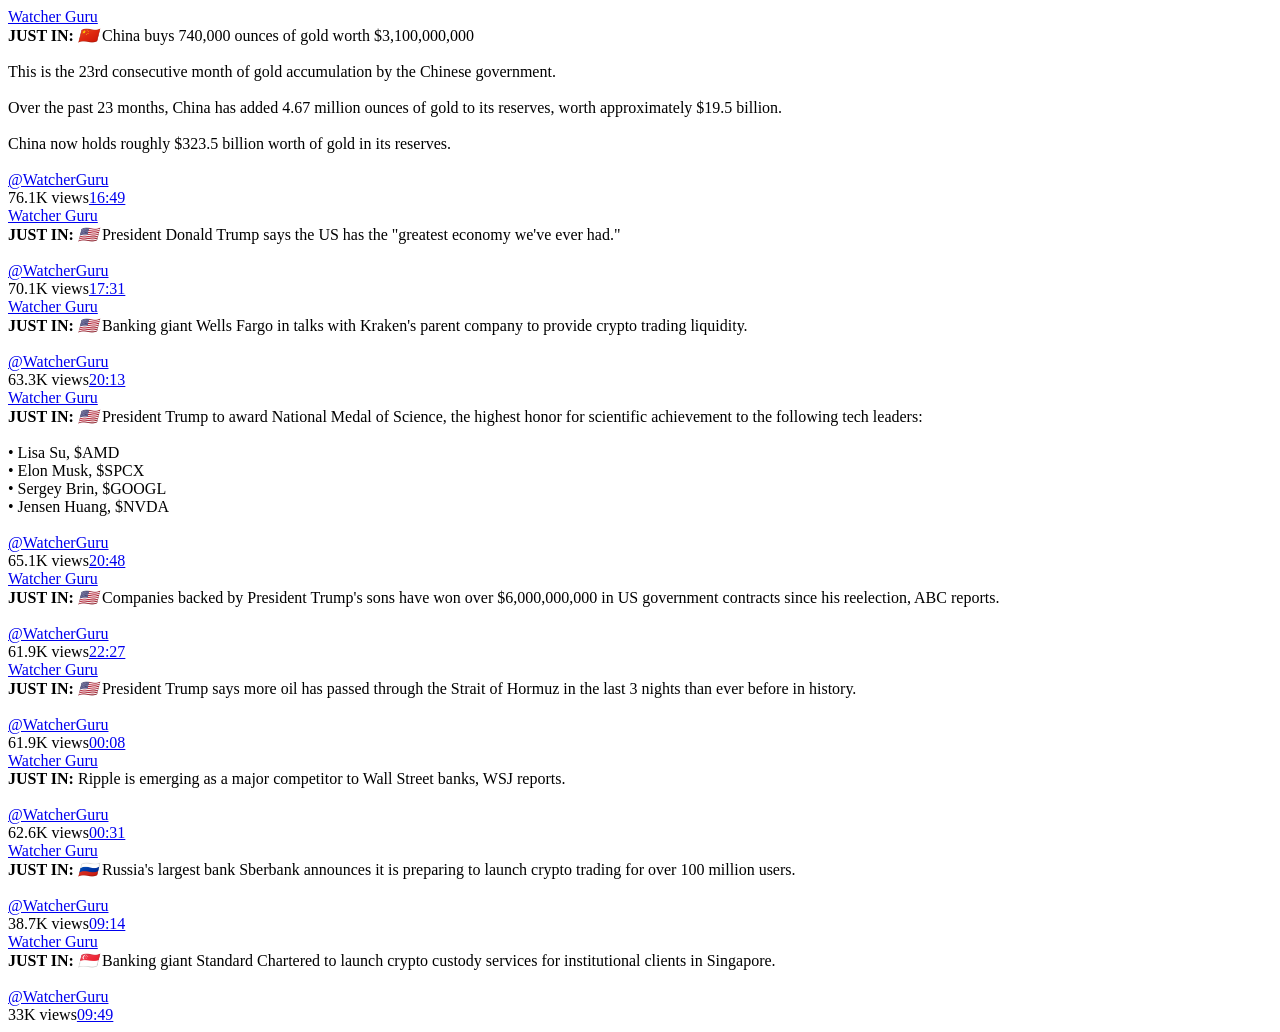
<file: tests/fixtures/context/news/WatcherGuru_after15390.html>
<!DOCTYPE html>
<html>
<head>
<meta charset="utf-8">
<title>Watcher Guru – Telegram</title>
<link rel="prev" href="/s/WatcherGuru?before=15390">
<link rel="canonical" href="/s/WatcherGuru?before=15400">
</head>
<body class="widget_frame_base tgme_webpreview emoji_image">
<main class="tgme_main">
<div class="tgme_container">
<section class="tgme_channel_history js-message_history">
<div class="tgme_widget_message_centered js-messages_more_wrap"><a href="/s/WatcherGuru?before=15390" class="tme_messages_more js-messages_more" data-before="15390"></a></div>
<div class="tgme_widget_message_wrap js-widget_message_wrap"><div class="tgme_widget_message text_not_supported_wrap js-widget_message" data-post="WatcherGuru/15390">
  <div class="tgme_widget_message_bubble">
    <div class="tgme_widget_message_author accent_color"><a class="tgme_widget_message_owner_name" href="https://t.me/WatcherGuru"><span dir="auto">Watcher Guru</span></a></div>
<div class="tgme_widget_message_grouped_wrap js-message_grouped_wrap" data-margin-w="2" data-margin-h="2">
  <div class="tgme_widget_message_grouped js-message_grouped">
    <div class="tgme_widget_message_grouped_layer js-message_grouped_layer">
      <a class="tgme_widget_message_photo_wrap grouped_media_wrap blured js-message_photo" data-ratio="0.88625" href="https://t.me/WatcherGuru/15390?single">
  <div class="grouped_media_helper">
    <div class="tgme_widget_message_photo grouped_media"></div>
  </div>
</a><a class="tgme_widget_message_photo_wrap grouped_media_wrap blured js-message_photo" data-ratio="0.88625" href="https://t.me/WatcherGuru/15391?single">
  <div class="grouped_media_helper">
    <div class="tgme_widget_message_photo grouped_media"></div>
  </div>
</a>
    </div>
  </div>
</div><div class="tgme_widget_message_text js-message_text" dir="auto"><div class="tgme_widget_message_text js-message_text" dir="auto"><b>JUST IN:</b> <i class="emoji"><b>🇨🇳</b></i> China buys 740,000 ounces of gold worth &#036;3,100,000,000<br/><br/>This is the 23rd consecutive month of gold accumulation by the Chinese government.<br/><br/>Over the past 23 months, China has added 4.67 million ounces of gold to its reserves, worth approximately &#036;19.5 billion.<br/><br/>China now holds roughly &#036;323.5 billion worth of gold in its reserves.<br/><br/><a href="https://t.me/WatcherGuru" target="_blank">@WatcherGuru</a></div></div>
<div class="tgme_widget_message_footer compact js-message_footer">
  <div class="tgme_widget_message_info short js-message_info">
    <span class="tgme_widget_message_views">76.1K</span><span class="copyonly"> views</span><span class="tgme_widget_message_meta"><a class="tgme_widget_message_date" href="https://t.me/WatcherGuru/15390"><time datetime="2026-10-07T16:49:03+00:00" class="time">16:49</time></a></span>
  </div>
</div>
  </div>
</div></div>
<div class="tgme_widget_message_wrap js-widget_message_wrap"><div class="tgme_widget_message text_not_supported_wrap js-widget_message" data-post="WatcherGuru/15392">
  <div class="tgme_widget_message_bubble">
    <div class="tgme_widget_message_author accent_color"><a class="tgme_widget_message_owner_name" href="https://t.me/WatcherGuru"><span dir="auto">Watcher Guru</span></a></div>
<a class="tgme_widget_message_photo_wrap 5923413106040180573 1379152086_460001117" href="https://t.me/WatcherGuru/15392">
  <div class="tgme_widget_message_photo"></div>
</a><div class="tgme_widget_message_text js-message_text" dir="auto"><b>JUST IN:</b> <i class="emoji"><b>🇺🇸</b></i> President Donald Trump says the US has the &quot;greatest economy we&#39;ve ever had.&quot;<br/><br/><a href="https://t.me/WatcherGuru" target="_blank">@WatcherGuru</a></div>
<div class="tgme_widget_message_footer compact js-message_footer">
  <div class="tgme_widget_message_info short js-message_info">
    <span class="tgme_widget_message_views">70.1K</span><span class="copyonly"> views</span><span class="tgme_widget_message_meta"><a class="tgme_widget_message_date" href="https://t.me/WatcherGuru/15392"><time datetime="2026-10-07T17:31:11+00:00" class="time">17:31</time></a></span>
  </div>
</div>
  </div>
</div></div>
<div class="tgme_widget_message_wrap js-widget_message_wrap"><div class="tgme_widget_message text_not_supported_wrap js-widget_message" data-post="WatcherGuru/15393">
  <div class="tgme_widget_message_bubble">
    <div class="tgme_widget_message_author accent_color"><a class="tgme_widget_message_owner_name" href="https://t.me/WatcherGuru"><span dir="auto">Watcher Guru</span></a></div>
<div class="tgme_widget_message_text js-message_text" dir="auto"><b>JUST IN:</b> <i class="emoji"><b>🇺🇸</b></i> Banking giant Wells Fargo in talks with Kraken&#39;s parent company to provide crypto trading liquidity.<br/><br/><a href="https://t.me/WatcherGuru" target="_blank">@WatcherGuru</a></div>
<div class="tgme_widget_message_footer compact js-message_footer">
  <div class="tgme_widget_message_info short js-message_info">
    <span class="tgme_widget_message_views">63.3K</span><span class="copyonly"> views</span><span class="tgme_widget_message_meta"><a class="tgme_widget_message_date" href="https://t.me/WatcherGuru/15393"><time datetime="2026-10-07T20:13:56+00:00" class="time">20:13</time></a></span>
  </div>
</div>
  </div>
</div></div>
<div class="tgme_widget_message_wrap js-widget_message_wrap"><div class="tgme_widget_message text_not_supported_wrap js-widget_message" data-post="WatcherGuru/15394">
  <div class="tgme_widget_message_bubble">
    <div class="tgme_widget_message_author accent_color"><a class="tgme_widget_message_owner_name" href="https://t.me/WatcherGuru"><span dir="auto">Watcher Guru</span></a></div>
<div class="tgme_widget_message_text js-message_text" dir="auto"><b>JUST IN:</b> <i class="emoji"><b>🇺🇸</b></i> President Trump to award National Medal of Science, the highest honor for scientific achievement to the following tech leaders:<br/><br/>• Lisa Su, &#036;AMD<br/>• Elon Musk, &#036;SPCX<br/>• Sergey Brin, &#036;GOOGL<br/>• Jensen Huang, &#036;NVDA<br/><br/><a href="https://t.me/WatcherGuru" target="_blank">@WatcherGuru</a></div>
<div class="tgme_widget_message_footer compact js-message_footer">
  <div class="tgme_widget_message_info short js-message_info">
    <span class="tgme_widget_message_views">65.1K</span><span class="copyonly"> views</span><span class="tgme_widget_message_meta"><a class="tgme_widget_message_date" href="https://t.me/WatcherGuru/15394"><time datetime="2026-10-07T20:48:15+00:00" class="time">20:48</time></a></span>
  </div>
</div>
  </div>
</div></div>
<div class="tgme_widget_message_wrap js-widget_message_wrap"><div class="tgme_widget_message text_not_supported_wrap js-widget_message" data-post="WatcherGuru/15395">
  <div class="tgme_widget_message_bubble">
    <div class="tgme_widget_message_author accent_color"><a class="tgme_widget_message_owner_name" href="https://t.me/WatcherGuru"><span dir="auto">Watcher Guru</span></a></div>
<div class="tgme_widget_message_text js-message_text" dir="auto"><b>JUST IN:</b> <i class="emoji"><b>🇺🇸</b></i> Companies backed by President Trump&#39;s sons have won over &#036;6,000,000,000 in US government contracts since his reelection, ABC reports.<br/><br/><a href="https://t.me/WatcherGuru" target="_blank">@WatcherGuru</a></div>
<div class="tgme_widget_message_footer compact js-message_footer">
  <div class="tgme_widget_message_info short js-message_info">
    <span class="tgme_widget_message_views">61.9K</span><span class="copyonly"> views</span><span class="tgme_widget_message_meta"><a class="tgme_widget_message_date" href="https://t.me/WatcherGuru/15395"><time datetime="2026-10-07T22:27:38+00:00" class="time">22:27</time></a></span>
  </div>
</div>
  </div>
</div></div>
<div class="tgme_widget_message_wrap js-widget_message_wrap"><div class="tgme_widget_message text_not_supported_wrap js-widget_message" data-post="WatcherGuru/15396">
  <div class="tgme_widget_message_bubble">
    <div class="tgme_widget_message_author accent_color"><a class="tgme_widget_message_owner_name" href="https://t.me/WatcherGuru"><span dir="auto">Watcher Guru</span></a></div>
<div class="tgme_widget_message_text js-message_text" dir="auto"><b>JUST IN:</b> <i class="emoji"><b>🇺🇸</b></i> President Trump says more oil has passed through the Strait of Hormuz in the last 3 nights than ever before in history.<br/><br/><a href="https://t.me/WatcherGuru" target="_blank">@WatcherGuru</a></div>
<div class="tgme_widget_message_footer compact js-message_footer">
  <div class="tgme_widget_message_info short js-message_info">
    <span class="tgme_widget_message_views">61.9K</span><span class="copyonly"> views</span><span class="tgme_widget_message_meta"><a class="tgme_widget_message_date" href="https://t.me/WatcherGuru/15396"><time datetime="2026-10-08T00:08:31+00:00" class="time">00:08</time></a></span>
  </div>
</div>
  </div>
</div></div>
<div class="tgme_widget_message_wrap js-widget_message_wrap"><div class="tgme_widget_message text_not_supported_wrap js-widget_message" data-post="WatcherGuru/15397">
  <div class="tgme_widget_message_bubble">
    <div class="tgme_widget_message_author accent_color"><a class="tgme_widget_message_owner_name" href="https://t.me/WatcherGuru"><span dir="auto">Watcher Guru</span></a></div>
<div class="tgme_widget_message_text js-message_text" dir="auto"><b>JUST IN:</b> Ripple is emerging as a major competitor to Wall Street banks, WSJ reports.<br/><br/><a href="https://t.me/WatcherGuru" target="_blank">@WatcherGuru</a></div>
<div class="tgme_widget_message_footer compact js-message_footer">
  <div class="tgme_widget_message_info short js-message_info">
    <span class="tgme_widget_message_views">62.6K</span><span class="copyonly"> views</span><span class="tgme_widget_message_meta"><a class="tgme_widget_message_date" href="https://t.me/WatcherGuru/15397"><time datetime="2026-10-08T00:31:23+00:00" class="time">00:31</time></a></span>
  </div>
</div>
  </div>
</div></div>
<div class="tgme_widget_message_wrap js-widget_message_wrap"><div class="tgme_widget_message text_not_supported_wrap js-widget_message" data-post="WatcherGuru/15398">
  <div class="tgme_widget_message_bubble">
    <div class="tgme_widget_message_author accent_color"><a class="tgme_widget_message_owner_name" href="https://t.me/WatcherGuru"><span dir="auto">Watcher Guru</span></a></div>
<div class="tgme_widget_message_text js-message_text" dir="auto"><b>JUST IN:</b> <i class="emoji"><b>🇷🇺</b></i> Russia&#39;s largest bank Sberbank announces it is preparing to launch crypto trading for over 100 million users.<br/><br/><a href="https://t.me/WatcherGuru" target="_blank">@WatcherGuru</a></div>
<div class="tgme_widget_message_footer compact js-message_footer">
  <div class="tgme_widget_message_info short js-message_info">
    <span class="tgme_widget_message_views">38.7K</span><span class="copyonly"> views</span><span class="tgme_widget_message_meta"><a class="tgme_widget_message_date" href="https://t.me/WatcherGuru/15398"><time datetime="2026-10-08T09:14:16+00:00" class="time">09:14</time></a></span>
  </div>
</div>
  </div>
</div></div>
<div class="tgme_widget_message_wrap js-widget_message_wrap"><div class="tgme_widget_message text_not_supported_wrap js-widget_message" data-post="WatcherGuru/15399">
  <div class="tgme_widget_message_bubble">
    <div class="tgme_widget_message_author accent_color"><a class="tgme_widget_message_owner_name" href="https://t.me/WatcherGuru"><span dir="auto">Watcher Guru</span></a></div>
<div class="tgme_widget_message_text js-message_text" dir="auto"><b>JUST IN:</b> <i class="emoji"><b>🇸🇬</b></i> Banking giant Standard Chartered to launch crypto custody services for institutional clients in Singapore.<br/><br/><a href="https://t.me/WatcherGuru" target="_blank">@WatcherGuru</a></div>
<div class="tgme_widget_message_footer compact js-message_footer">
  <div class="tgme_widget_message_info short js-message_info">
    <span class="tgme_widget_message_views">33K</span><span class="copyonly"> views</span><span class="tgme_widget_message_meta"><a class="tgme_widget_message_date" href="https://t.me/WatcherGuru/15399"><time datetime="2026-10-08T09:49:38+00:00" class="time">09:49</time></a></span>
  </div>
</div>
  </div>
</div></div>
</section>
</div>
</main>
</body>
</html>
</file>
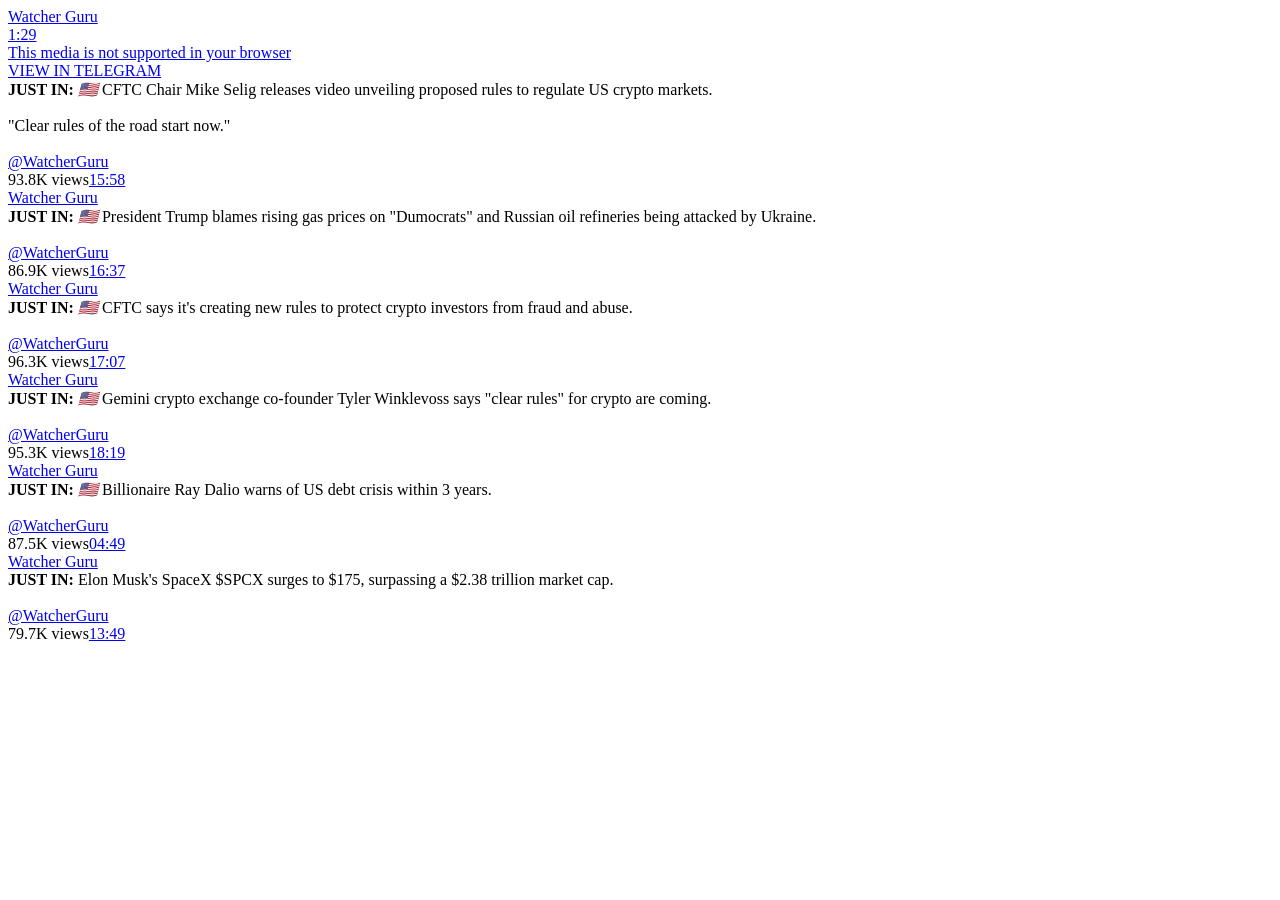
<file: tests/fixtures/context/news/WatcherGuru_before15380.html>
<!DOCTYPE html>
<html>
<head>
<meta charset="utf-8">
<title>Watcher Guru – Telegram</title>
<link rel="prev" href="/s/WatcherGuru?before=15360">
<link rel="next" href="/s/WatcherGuru?after=15379">
<link rel="canonical" href="/s/WatcherGuru?before=15380">
</head>
<body class="widget_frame_base tgme_webpreview emoji_image">
<main class="tgme_main">
<div class="tgme_container">
<section class="tgme_channel_history js-message_history">
<div class="tgme_widget_message_centered js-messages_more_wrap"><a href="/s/WatcherGuru?before=15360" class="tme_messages_more js-messages_more" data-before="15360"></a></div>
<div class="tgme_widget_message_wrap js-widget_message_wrap"><div class="tgme_widget_message text_not_supported_wrap js-widget_message" data-post="WatcherGuru/15360">
  <div class="tgme_widget_message_bubble">
    <div class="tgme_widget_message_author accent_color"><a class="tgme_widget_message_owner_name" href="https://t.me/WatcherGuru"><span dir="auto">Watcher Guru</span></a></div>
<a class="tgme_widget_message_video_player js-message_video_player" href="https://t.me/WatcherGuru/15360"><i class="tgme_widget_message_video_thumb"></i>
<div class="tgme_widget_message_video_wrap">
  
</div>
<div class="message_video_play js-message_video_play"></div>
<time class="message_video_duration js-message_video_duration">1:29</time>
<div class="message_media_not_supported_wrap">
  <div class="message_media_not_supported">
    <div class="message_media_not_supported_label">This media is not supported in your browser</div>
    <span class="message_media_view_in_telegram">VIEW IN TELEGRAM</span>
  </div>
</div></a><div class="tgme_widget_message_text js-message_text" dir="auto"><b>JUST IN:</b> <i class="emoji"><b>🇺🇸</b></i> CFTC Chair Mike Selig releases video unveiling proposed rules to regulate US crypto markets.<br/><br/>&quot;Clear rules of the road start now.&quot;<br/><br/><a href="https://t.me/WatcherGuru" target="_blank">@WatcherGuru</a></div>
<div class="tgme_widget_message_footer compact js-message_footer">
  <div class="tgme_widget_message_info short js-message_info">
    <span class="tgme_widget_message_views">93.8K</span><span class="copyonly"> views</span><span class="tgme_widget_message_meta"><a class="tgme_widget_message_date" href="https://t.me/WatcherGuru/15360"><time datetime="2026-10-05T15:58:32+00:00" class="time">15:58</time></a></span>
  </div>
</div>
  </div>
</div></div>
<div class="tgme_widget_message_wrap js-widget_message_wrap"><div class="tgme_widget_message text_not_supported_wrap js-widget_message" data-post="WatcherGuru/15361">
  <div class="tgme_widget_message_bubble">
    <div class="tgme_widget_message_author accent_color"><a class="tgme_widget_message_owner_name" href="https://t.me/WatcherGuru"><span dir="auto">Watcher Guru</span></a></div>
<div class="tgme_widget_message_text js-message_text" dir="auto"><b>JUST IN:</b> <i class="emoji"><b>🇺🇸</b></i> President Trump blames rising gas prices on &quot;Dumocrats&quot; and Russian oil refineries being attacked by Ukraine.<br/><br/><a href="https://t.me/WatcherGuru" target="_blank">@WatcherGuru</a></div>
<div class="tgme_widget_message_footer compact js-message_footer">
  <div class="tgme_widget_message_info short js-message_info">
    <span class="tgme_widget_message_views">86.9K</span><span class="copyonly"> views</span><span class="tgme_widget_message_meta"><a class="tgme_widget_message_date" href="https://t.me/WatcherGuru/15361"><time datetime="2026-10-05T16:37:56+00:00" class="time">16:37</time></a></span>
  </div>
</div>
  </div>
</div></div>
<div class="tgme_widget_message_wrap js-widget_message_wrap"><div class="tgme_widget_message text_not_supported_wrap js-widget_message" data-post="WatcherGuru/15362">
  <div class="tgme_widget_message_bubble">
    <div class="tgme_widget_message_author accent_color"><a class="tgme_widget_message_owner_name" href="https://t.me/WatcherGuru"><span dir="auto">Watcher Guru</span></a></div>
<div class="tgme_widget_message_text js-message_text" dir="auto"><b>JUST IN:</b> <i class="emoji"><b>🇺🇸</b></i> CFTC says it&#39;s creating new rules to protect crypto investors from fraud and abuse.<br/><br/><a href="https://t.me/WatcherGuru" target="_blank">@WatcherGuru</a></div>
<div class="tgme_widget_message_footer compact js-message_footer">
  <div class="tgme_widget_message_info short js-message_info">
    <span class="tgme_widget_message_views">96.3K</span><span class="copyonly"> views</span><span class="tgme_widget_message_meta"><a class="tgme_widget_message_date" href="https://t.me/WatcherGuru/15362"><time datetime="2026-10-05T17:07:08+00:00" class="time">17:07</time></a></span>
  </div>
</div>
  </div>
</div></div>
<div class="tgme_widget_message_wrap js-widget_message_wrap"><div class="tgme_widget_message text_not_supported_wrap js-widget_message" data-post="WatcherGuru/15363">
  <div class="tgme_widget_message_bubble">
    <div class="tgme_widget_message_author accent_color"><a class="tgme_widget_message_owner_name" href="https://t.me/WatcherGuru"><span dir="auto">Watcher Guru</span></a></div>
<div class="tgme_widget_message_text js-message_text" dir="auto"><b>JUST IN:</b> <i class="emoji"><b>🇺🇸</b></i> Gemini crypto exchange co-founder Tyler Winklevoss says &quot;clear rules&quot; for crypto are coming.<br/><br/><a href="https://t.me/WatcherGuru" target="_blank">@WatcherGuru</a></div>
<div class="tgme_widget_message_footer compact js-message_footer">
  <div class="tgme_widget_message_info short js-message_info">
    <span class="tgme_widget_message_views">95.3K</span><span class="copyonly"> views</span><span class="tgme_widget_message_meta"><a class="tgme_widget_message_date" href="https://t.me/WatcherGuru/15363"><time datetime="2026-10-05T18:19:40+00:00" class="time">18:19</time></a></span>
  </div>
</div>
  </div>
</div></div>
<div class="tgme_widget_message_wrap js-widget_message_wrap"><div class="tgme_widget_message text_not_supported_wrap js-widget_message" data-post="WatcherGuru/15364">
  <div class="tgme_widget_message_bubble">
    <div class="tgme_widget_message_author accent_color"><a class="tgme_widget_message_owner_name" href="https://t.me/WatcherGuru"><span dir="auto">Watcher Guru</span></a></div>
<div class="tgme_widget_message_grouped_wrap js-message_grouped_wrap" data-margin-w="2" data-margin-h="2">
  <div class="tgme_widget_message_grouped js-message_grouped">
    <div class="tgme_widget_message_grouped_layer js-message_grouped_layer">
      <a class="tgme_widget_message_photo_wrap grouped_media_wrap blured js-message_photo" data-ratio="0.88625" href="https://t.me/WatcherGuru/15364?single">
  <div class="grouped_media_helper">
    <div class="tgme_widget_message_photo grouped_media"></div>
  </div>
</a><a class="tgme_widget_message_photo_wrap grouped_media_wrap blured js-message_photo" data-ratio="0.88625" href="https://t.me/WatcherGuru/15365?single">
  <div class="grouped_media_helper">
    <div class="tgme_widget_message_photo grouped_media"></div>
  </div>
</a>
    </div>
  </div>
</div><div class="tgme_widget_message_text js-message_text" dir="auto"><div class="tgme_widget_message_text js-message_text" dir="auto"><b>JUST IN:</b> <i class="emoji"><b>🇺🇸</b></i> Billionaire Ray Dalio warns of US debt crisis within 3 years.<br/><br/><a href="https://t.me/WatcherGuru" target="_blank">@WatcherGuru</a></div></div>
<div class="tgme_widget_message_footer compact js-message_footer">
  <div class="tgme_widget_message_info short js-message_info">
    <span class="tgme_widget_message_views">87.5K</span><span class="copyonly"> views</span><span class="tgme_widget_message_meta"><a class="tgme_widget_message_date" href="https://t.me/WatcherGuru/15364"><time datetime="2026-10-06T04:49:19+00:00" class="time">04:49</time></a></span>
  </div>
</div>
  </div>
</div></div>
<div class="tgme_widget_message_wrap js-widget_message_wrap"><div class="tgme_widget_message text_not_supported_wrap js-widget_message" data-post="WatcherGuru/15366">
  <div class="tgme_widget_message_bubble">
    <div class="tgme_widget_message_author accent_color"><a class="tgme_widget_message_owner_name" href="https://t.me/WatcherGuru"><span dir="auto">Watcher Guru</span></a></div>
<a class="tgme_widget_message_photo_wrap 5921388157809135400 1378680616_460001064" href="https://t.me/WatcherGuru/15366">
  <div class="tgme_widget_message_photo"></div>
</a><div class="tgme_widget_message_text js-message_text" dir="auto"><b>JUST IN:</b> Elon Musk&#39;s SpaceX &#036;SPCX surges to &#036;175, surpassing a &#036;2.38 trillion market cap.<br/><br/><a href="https://t.me/WatcherGuru" target="_blank">@WatcherGuru</a></div>
<div class="tgme_widget_message_footer compact js-message_footer">
  <div class="tgme_widget_message_info short js-message_info">
    <span class="tgme_widget_message_views">79.7K</span><span class="copyonly"> views</span><span class="tgme_widget_message_meta"><a class="tgme_widget_message_date" href="https://t.me/WatcherGuru/15366"><time datetime="2026-10-06T13:49:42+00:00" class="time">13:49</time></a></span>
  </div>
</div>
  </div>
</div></div>
<div class="tgme_widget_message_centered js-messages_more_wrap"><a href="/s/WatcherGuru?after=15379" class="tme_messages_more js-messages_more" data-after="15379"></a></div>
</section>
</div>
</main>
</body>
</html>
</file>
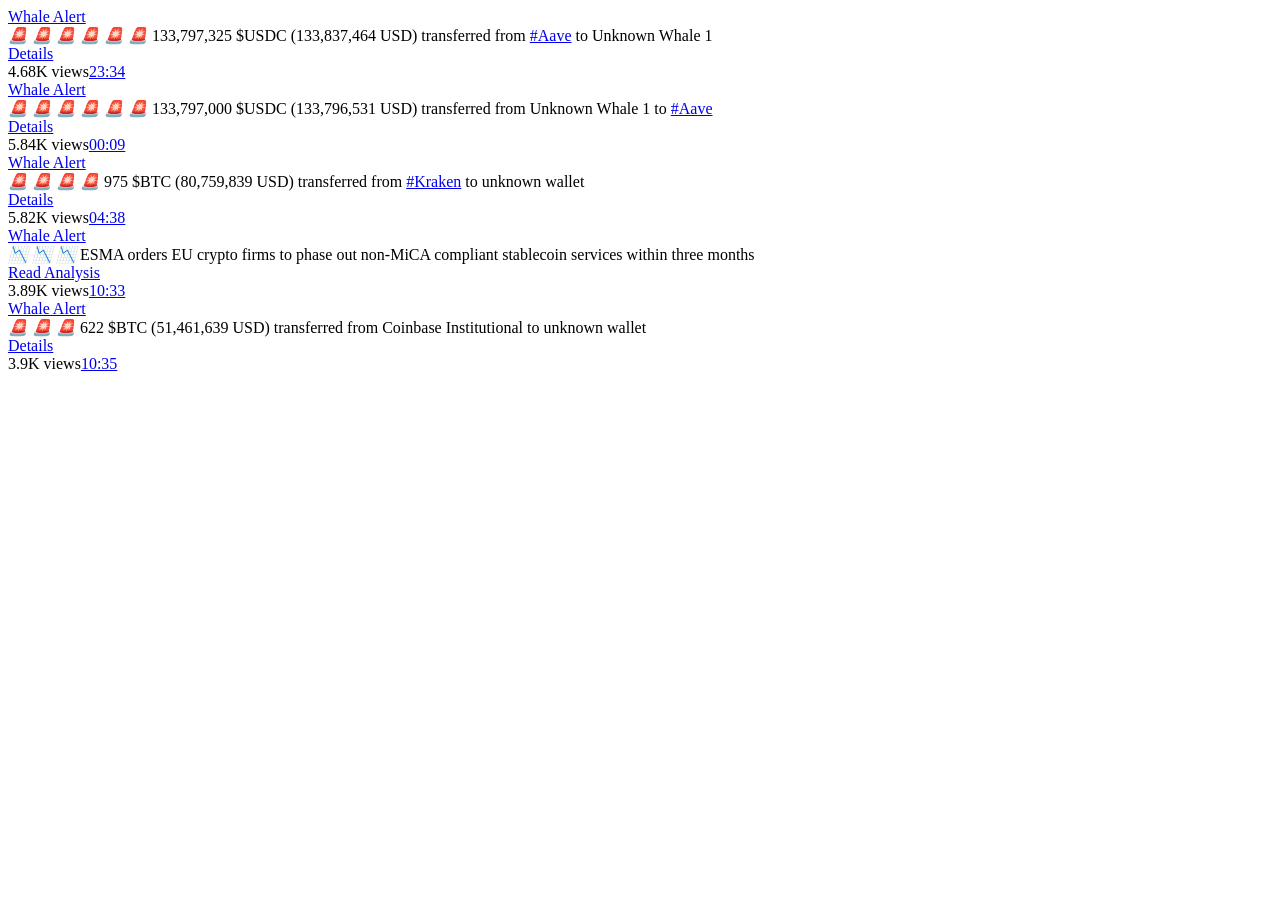
<file: tests/fixtures/context/news/whale_alert_io.html>
<!DOCTYPE html>
<html>
<head>
<meta charset="utf-8">
<title>Whale Alert – Telegram</title>
<link rel="prev" href="/s/whale_alert_io?before=103800">
<link rel="canonical" href="/s/whale_alert_io?before=103820">
</head>
<body class="widget_frame_base tgme_webpreview emoji_image">
<main class="tgme_main">
<div class="tgme_container">
<section class="tgme_channel_history js-message_history">
<div class="tgme_widget_message_centered js-messages_more_wrap"><a href="/s/whale_alert_io?before=103800" class="tme_messages_more js-messages_more" data-before="103800"></a></div>
<div class="tgme_widget_message_wrap js-widget_message_wrap"><div class="tgme_widget_message text_not_supported_wrap js-widget_message" data-post="whale_alert_io/103802">
  <div class="tgme_widget_message_bubble">
    <div class="tgme_widget_message_author accent_color"><a class="tgme_widget_message_owner_name" href="https://t.me/whale_alert_io"><span dir="auto">Whale Alert</span></a></div>
<div class="tgme_widget_message_text js-message_text" dir="auto"><i class="emoji"><b>🚨</b></i> <i class="emoji"><b>🚨</b></i> <i class="emoji"><b>🚨</b></i> <i class="emoji"><b>🚨</b></i> <i class="emoji"><b>🚨</b></i> <i class="emoji"><b>🚨</b></i>  133,797,325 &#036;USDC (133,837,464 USD) transferred from <a href="?q=%23Aave">#Aave</a> to Unknown Whale 1<br/><a href="https://whale-alert.io/transaction/ethereum/0x7a410a61a72cfc590e58cb03846cc36fa8b9ee7fa59e12276ec2094d76c31536" target="_blank" rel="noopener" onclick="return confirm('Open this link?\n\n'+this.href);">Details</a></div>
<div class="tgme_widget_message_footer compact js-message_footer">
  <div class="tgme_widget_message_info short js-message_info">
    <span class="tgme_widget_message_views">4.68K</span><span class="copyonly"> views</span><span class="tgme_widget_message_meta"><a class="tgme_widget_message_date" href="https://t.me/whale_alert_io/103802"><time datetime="2026-10-07T23:34:41+00:00" class="time">23:34</time></a></span>
  </div>
</div>
  </div>
</div></div>
<div class="tgme_widget_message_wrap js-widget_message_wrap"><div class="tgme_widget_message text_not_supported_wrap js-widget_message" data-post="whale_alert_io/103808">
  <div class="tgme_widget_message_bubble">
    <div class="tgme_widget_message_author accent_color"><a class="tgme_widget_message_owner_name" href="https://t.me/whale_alert_io"><span dir="auto">Whale Alert</span></a></div>
<div class="tgme_widget_message_text js-message_text" dir="auto"><i class="emoji"><b>🚨</b></i> <i class="emoji"><b>🚨</b></i> <i class="emoji"><b>🚨</b></i> <i class="emoji"><b>🚨</b></i> <i class="emoji"><b>🚨</b></i> <i class="emoji"><b>🚨</b></i>  133,797,000 &#036;USDC (133,796,531 USD) transferred from Unknown Whale 1 to <a href="?q=%23Aave">#Aave</a><br/><a href="https://whale-alert.io/transaction/ethereum/0x713f6e3ac03f14d3cf43e6797d651b90bd086f3224704d6f64b548c62c2e04fa" target="_blank" rel="noopener" onclick="return confirm('Open this link?\n\n'+this.href);">Details</a></div>
<div class="tgme_widget_message_footer compact js-message_footer">
  <div class="tgme_widget_message_info short js-message_info">
    <span class="tgme_widget_message_views">5.84K</span><span class="copyonly"> views</span><span class="tgme_widget_message_meta"><a class="tgme_widget_message_date" href="https://t.me/whale_alert_io/103808"><time datetime="2026-10-08T00:09:21+00:00" class="time">00:09</time></a></span>
  </div>
</div>
  </div>
</div></div>
<div class="tgme_widget_message_wrap js-widget_message_wrap"><div class="tgme_widget_message text_not_supported_wrap js-widget_message" data-post="whale_alert_io/103813">
  <div class="tgme_widget_message_bubble">
    <div class="tgme_widget_message_author accent_color"><a class="tgme_widget_message_owner_name" href="https://t.me/whale_alert_io"><span dir="auto">Whale Alert</span></a></div>
<div class="tgme_widget_message_text js-message_text" dir="auto"><i class="emoji"><b>🚨</b></i> <i class="emoji"><b>🚨</b></i> <i class="emoji"><b>🚨</b></i> <i class="emoji"><b>🚨</b></i>  975 &#036;BTC (80,759,839 USD) transferred from <a href="?q=%23Kraken">#Kraken</a> to unknown wallet<br/><a href="https://whale-alert.io/transaction/bitcoin/d0ad7f41704d01a67c604408b11c79efdf9987aa422b42bc0fd4f0b150aaa036" target="_blank" rel="noopener" onclick="return confirm('Open this link?\n\n'+this.href);">Details</a></div>
<div class="tgme_widget_message_footer compact js-message_footer">
  <div class="tgme_widget_message_info short js-message_info">
    <span class="tgme_widget_message_views">5.82K</span><span class="copyonly"> views</span><span class="tgme_widget_message_meta"><a class="tgme_widget_message_date" href="https://t.me/whale_alert_io/103813"><time datetime="2026-10-08T04:38:12+00:00" class="time">04:38</time></a></span>
  </div>
</div>
  </div>
</div></div>
<div class="tgme_widget_message_wrap js-widget_message_wrap"><div class="tgme_widget_message text_not_supported_wrap js-widget_message" data-post="whale_alert_io/103814">
  <div class="tgme_widget_message_bubble">
    <div class="tgme_widget_message_author accent_color"><a class="tgme_widget_message_owner_name" href="https://t.me/whale_alert_io"><span dir="auto">Whale Alert</span></a></div>
<div class="tgme_widget_message_text js-message_text" dir="auto"><i class="emoji"><b>📉</b></i> <i class="emoji"><b>📉</b></i> <i class="emoji"><b>📉</b></i> ESMA orders EU crypto firms to phase out non-MiCA compliant stablecoin services within three months<br/><a href="https://whale-alert.io/stories/aef001b93b18d3/ESMA-orders-EU-crypto-firms-to-phase-out-non-MiCA-compliant-stablecoin-services-within-three-months" target="_blank" rel="noopener" onclick="return confirm('Open this link?\n\n'+this.href);">Read Analysis</a></div>
<div class="tgme_widget_message_footer compact js-message_footer">
  <div class="tgme_widget_message_info short js-message_info">
    <span class="tgme_widget_message_views">3.89K</span><span class="copyonly"> views</span><span class="tgme_widget_message_meta"><a class="tgme_widget_message_date" href="https://t.me/whale_alert_io/103814"><time datetime="2026-10-08T10:33:46+00:00" class="time">10:33</time></a></span>
  </div>
</div>
  </div>
</div></div>
<div class="tgme_widget_message_wrap js-widget_message_wrap"><div class="tgme_widget_message text_not_supported_wrap js-widget_message" data-post="whale_alert_io/103815">
  <div class="tgme_widget_message_bubble">
    <div class="tgme_widget_message_author accent_color"><a class="tgme_widget_message_owner_name" href="https://t.me/whale_alert_io"><span dir="auto">Whale Alert</span></a></div>
<div class="tgme_widget_message_text js-message_text" dir="auto"><i class="emoji"><b>🚨</b></i> <i class="emoji"><b>🚨</b></i> <i class="emoji"><b>🚨</b></i>  622 &#036;BTC (51,461,639 USD) transferred from Coinbase Institutional to unknown wallet<br/><a href="https://whale-alert.io/transaction/bitcoin/f4f053007af395ae6ebce198e5efe0396d02a12b4ae328b9f763f53690e36bbb" target="_blank" rel="noopener" onclick="return confirm('Open this link?\n\n'+this.href);">Details</a></div>
<div class="tgme_widget_message_footer compact js-message_footer">
  <div class="tgme_widget_message_info short js-message_info">
    <span class="tgme_widget_message_views">3.9K</span><span class="copyonly"> views</span><span class="tgme_widget_message_meta"><a class="tgme_widget_message_date" href="https://t.me/whale_alert_io/103815"><time datetime="2026-10-08T10:35:18+00:00" class="time">10:35</time></a></span>
  </div>
</div>
  </div>
</div></div>
</section>
</div>
</main>
</body>
</html>
</file>
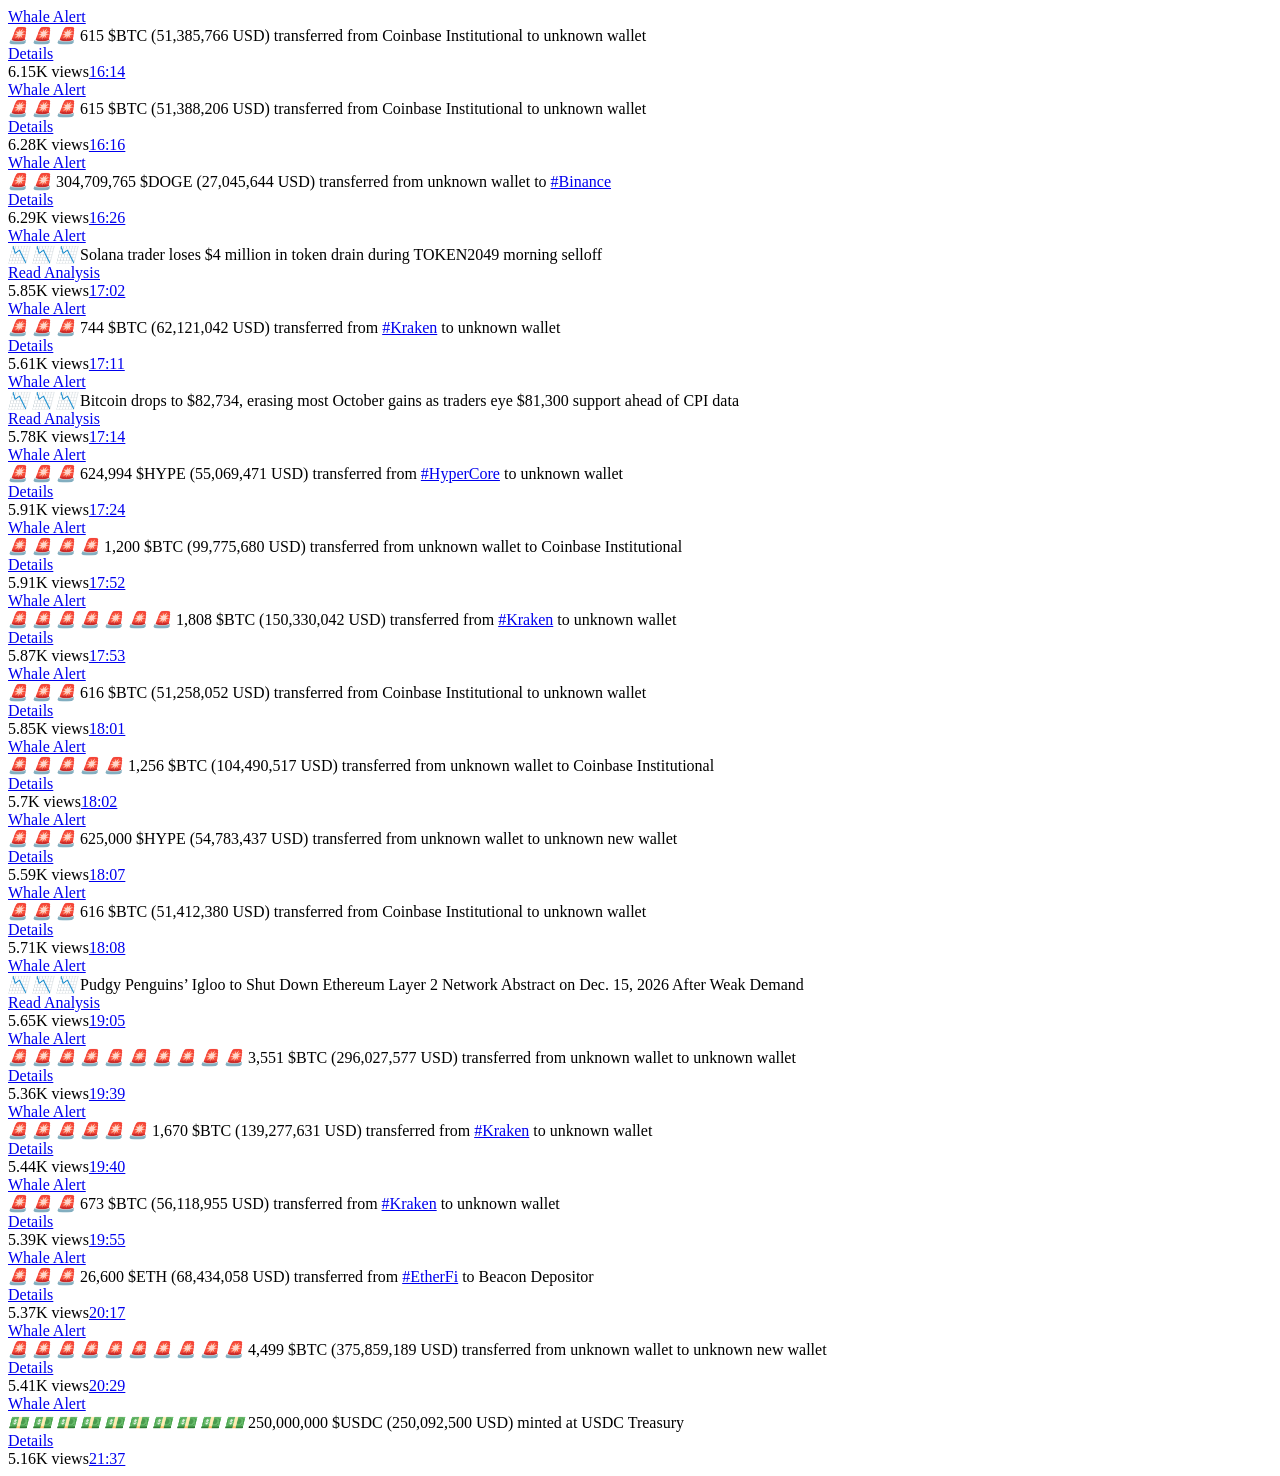
<file: tests/fixtures/context/news/whale_alert_io_before103800.html>
<!DOCTYPE html>
<html>
<head>
<meta charset="utf-8">
<title>Whale Alert – Telegram</title>
<link rel="prev" href="/s/whale_alert_io?before=103780">
<link rel="next" href="/s/whale_alert_io?after=103799">
<link rel="canonical" href="/s/whale_alert_io?before=103800">
</head>
<body class="widget_frame_base tgme_webpreview emoji_image">
<main class="tgme_main">
<div class="tgme_container">
<section class="tgme_channel_history js-message_history">
<div class="tgme_widget_message_centered js-messages_more_wrap"><a href="/s/whale_alert_io?before=103780" class="tme_messages_more js-messages_more" data-before="103780"></a></div>
<div class="tgme_widget_message_wrap js-widget_message_wrap"><div class="tgme_widget_message text_not_supported_wrap js-widget_message" data-post="whale_alert_io/103780">
  <div class="tgme_widget_message_bubble">
    <div class="tgme_widget_message_author accent_color"><a class="tgme_widget_message_owner_name" href="https://t.me/whale_alert_io"><span dir="auto">Whale Alert</span></a></div>
<div class="tgme_widget_message_text js-message_text" dir="auto"><i class="emoji"><b>🚨</b></i> <i class="emoji"><b>🚨</b></i> <i class="emoji"><b>🚨</b></i>  615 &#036;BTC (51,385,766 USD) transferred from Coinbase Institutional to unknown wallet<br/><a href="https://whale-alert.io/transaction/bitcoin/ff87f7d20a1627aec663e1d8e302406426b2f20ff73df2fb9c4498d49e8ad4d2" target="_blank" rel="noopener" onclick="return confirm('Open this link?\n\n'+this.href);">Details</a></div>
<div class="tgme_widget_message_footer compact js-message_footer">
  <div class="tgme_widget_message_info short js-message_info">
    <span class="tgme_widget_message_views">6.15K</span><span class="copyonly"> views</span><span class="tgme_widget_message_meta"><a class="tgme_widget_message_date" href="https://t.me/whale_alert_io/103780"><time datetime="2026-10-07T16:14:30+00:00" class="time">16:14</time></a></span>
  </div>
</div>
  </div>
</div></div>
<div class="tgme_widget_message_wrap js-widget_message_wrap"><div class="tgme_widget_message text_not_supported_wrap js-widget_message" data-post="whale_alert_io/103781">
  <div class="tgme_widget_message_bubble">
    <div class="tgme_widget_message_author accent_color"><a class="tgme_widget_message_owner_name" href="https://t.me/whale_alert_io"><span dir="auto">Whale Alert</span></a></div>
<div class="tgme_widget_message_text js-message_text" dir="auto"><i class="emoji"><b>🚨</b></i> <i class="emoji"><b>🚨</b></i> <i class="emoji"><b>🚨</b></i>  615 &#036;BTC (51,388,206 USD) transferred from Coinbase Institutional to unknown wallet<br/><a href="https://whale-alert.io/transaction/bitcoin/27f768f4deb35834414f064118eba06a768962bc2e969dbc889d5555aacc7a24" target="_blank" rel="noopener" onclick="return confirm('Open this link?\n\n'+this.href);">Details</a></div>
<div class="tgme_widget_message_footer compact js-message_footer">
  <div class="tgme_widget_message_info short js-message_info">
    <span class="tgme_widget_message_views">6.28K</span><span class="copyonly"> views</span><span class="tgme_widget_message_meta"><a class="tgme_widget_message_date" href="https://t.me/whale_alert_io/103781"><time datetime="2026-10-07T16:16:47+00:00" class="time">16:16</time></a></span>
  </div>
</div>
  </div>
</div></div>
<div class="tgme_widget_message_wrap js-widget_message_wrap"><div class="tgme_widget_message text_not_supported_wrap js-widget_message" data-post="whale_alert_io/103782">
  <div class="tgme_widget_message_bubble">
    <div class="tgme_widget_message_author accent_color"><a class="tgme_widget_message_owner_name" href="https://t.me/whale_alert_io"><span dir="auto">Whale Alert</span></a></div>
<div class="tgme_widget_message_text js-message_text" dir="auto"><i class="emoji"><b>🚨</b></i> <i class="emoji"><b>🚨</b></i>  304,709,765 &#036;DOGE (27,045,644 USD) transferred from unknown wallet to <a href="?q=%23Binance">#Binance</a><br/><a href="https://whale-alert.io/transaction/dogecoin/79e4b69625d2cbabd6de7b0313356d04f7ec4d294678e516bb99aeac7783a5c2" target="_blank" rel="noopener" onclick="return confirm('Open this link?\n\n'+this.href);">Details</a></div>
<div class="tgme_widget_message_footer compact js-message_footer">
  <div class="tgme_widget_message_info short js-message_info">
    <span class="tgme_widget_message_views">6.29K</span><span class="copyonly"> views</span><span class="tgme_widget_message_meta"><a class="tgme_widget_message_date" href="https://t.me/whale_alert_io/103782"><time datetime="2026-10-07T16:26:30+00:00" class="time">16:26</time></a></span>
  </div>
</div>
  </div>
</div></div>
<div class="tgme_widget_message_wrap js-widget_message_wrap"><div class="tgme_widget_message text_not_supported_wrap js-widget_message" data-post="whale_alert_io/103783">
  <div class="tgme_widget_message_bubble">
    <div class="tgme_widget_message_author accent_color"><a class="tgme_widget_message_owner_name" href="https://t.me/whale_alert_io"><span dir="auto">Whale Alert</span></a></div>
<div class="tgme_widget_message_text js-message_text" dir="auto"><i class="emoji"><b>📉</b></i> <i class="emoji"><b>📉</b></i> <i class="emoji"><b>📉</b></i> Solana trader loses &#036;4 million in token drain during TOKEN2049 morning selloff<br/><a href="https://whale-alert.io/stories/8df001edd3edfe/Solana-trader-loses-4-million-in-token-drain-during-TOKEN2049-morning-selloff" target="_blank" rel="noopener" onclick="return confirm('Open this link?\n\n'+this.href);">Read Analysis</a></div>
<div class="tgme_widget_message_footer compact js-message_footer">
  <div class="tgme_widget_message_info short js-message_info">
    <span class="tgme_widget_message_views">5.85K</span><span class="copyonly"> views</span><span class="tgme_widget_message_meta"><a class="tgme_widget_message_date" href="https://t.me/whale_alert_io/103783"><time datetime="2026-10-07T17:02:57+00:00" class="time">17:02</time></a></span>
  </div>
</div>
  </div>
</div></div>
<div class="tgme_widget_message_wrap js-widget_message_wrap"><div class="tgme_widget_message text_not_supported_wrap js-widget_message" data-post="whale_alert_io/103784">
  <div class="tgme_widget_message_bubble">
    <div class="tgme_widget_message_author accent_color"><a class="tgme_widget_message_owner_name" href="https://t.me/whale_alert_io"><span dir="auto">Whale Alert</span></a></div>
<div class="tgme_widget_message_text js-message_text" dir="auto"><i class="emoji"><b>🚨</b></i> <i class="emoji"><b>🚨</b></i> <i class="emoji"><b>🚨</b></i>  744 &#036;BTC (62,121,042 USD) transferred from <a href="?q=%23Kraken">#Kraken</a> to unknown wallet<br/><a href="https://whale-alert.io/transaction/bitcoin/38eeb6a80125d05de232a0b815ba9250829b977a6e7be36898ef51ad87282c8c" target="_blank" rel="noopener" onclick="return confirm('Open this link?\n\n'+this.href);">Details</a></div>
<div class="tgme_widget_message_footer compact js-message_footer">
  <div class="tgme_widget_message_info short js-message_info">
    <span class="tgme_widget_message_views">5.61K</span><span class="copyonly"> views</span><span class="tgme_widget_message_meta"><a class="tgme_widget_message_date" href="https://t.me/whale_alert_io/103784"><time datetime="2026-10-07T17:11:30+00:00" class="time">17:11</time></a></span>
  </div>
</div>
  </div>
</div></div>
<div class="tgme_widget_message_wrap js-widget_message_wrap"><div class="tgme_widget_message text_not_supported_wrap js-widget_message" data-post="whale_alert_io/103785">
  <div class="tgme_widget_message_bubble">
    <div class="tgme_widget_message_author accent_color"><a class="tgme_widget_message_owner_name" href="https://t.me/whale_alert_io"><span dir="auto">Whale Alert</span></a></div>
<div class="tgme_widget_message_text js-message_text" dir="auto"><i class="emoji"><b>📉</b></i> <i class="emoji"><b>📉</b></i> <i class="emoji"><b>📉</b></i> Bitcoin drops to &#036;82,734, erasing most October gains as traders eye &#036;81,300 support ahead of CPI data<br/><a href="https://whale-alert.io/stories/8ff001557c130a/Bitcoin-drops-to-82734-erasing-most-October-gains-as-traders-eye-81300-support-ahead-of-CPI-data" target="_blank" rel="noopener" onclick="return confirm('Open this link?\n\n'+this.href);">Read Analysis</a></div>
<div class="tgme_widget_message_footer compact js-message_footer">
  <div class="tgme_widget_message_info short js-message_info">
    <span class="tgme_widget_message_views">5.78K</span><span class="copyonly"> views</span><span class="tgme_widget_message_meta"><a class="tgme_widget_message_date" href="https://t.me/whale_alert_io/103785"><time datetime="2026-10-07T17:14:59+00:00" class="time">17:14</time></a></span>
  </div>
</div>
  </div>
</div></div>
<div class="tgme_widget_message_wrap js-widget_message_wrap"><div class="tgme_widget_message text_not_supported_wrap js-widget_message" data-post="whale_alert_io/103786">
  <div class="tgme_widget_message_bubble">
    <div class="tgme_widget_message_author accent_color"><a class="tgme_widget_message_owner_name" href="https://t.me/whale_alert_io"><span dir="auto">Whale Alert</span></a></div>
<div class="tgme_widget_message_text js-message_text" dir="auto"><i class="emoji"><b>🚨</b></i> <i class="emoji"><b>🚨</b></i> <i class="emoji"><b>🚨</b></i>  624,994 &#036;HYPE (55,069,471 USD) transferred from <a href="?q=%23HyperCore">#HyperCore</a> to unknown wallet<br/><a href="https://whale-alert.io/transaction/hyperliquid/0xcb0bcfaf73e6a8750551a4265f61d8ff79a0a0077f21b3575ce428abad39792f" target="_blank" rel="noopener" onclick="return confirm('Open this link?\n\n'+this.href);">Details</a></div>
<div class="tgme_widget_message_footer compact js-message_footer">
  <div class="tgme_widget_message_info short js-message_info">
    <span class="tgme_widget_message_views">5.91K</span><span class="copyonly"> views</span><span class="tgme_widget_message_meta"><a class="tgme_widget_message_date" href="https://t.me/whale_alert_io/103786"><time datetime="2026-10-07T17:24:42+00:00" class="time">17:24</time></a></span>
  </div>
</div>
  </div>
</div></div>
<div class="tgme_widget_message_wrap js-widget_message_wrap"><div class="tgme_widget_message text_not_supported_wrap js-widget_message" data-post="whale_alert_io/103787">
  <div class="tgme_widget_message_bubble">
    <div class="tgme_widget_message_author accent_color"><a class="tgme_widget_message_owner_name" href="https://t.me/whale_alert_io"><span dir="auto">Whale Alert</span></a></div>
<div class="tgme_widget_message_text js-message_text" dir="auto"><i class="emoji"><b>🚨</b></i> <i class="emoji"><b>🚨</b></i> <i class="emoji"><b>🚨</b></i> <i class="emoji"><b>🚨</b></i>  1,200 &#036;BTC (99,775,680 USD) transferred from unknown wallet to Coinbase Institutional<br/><a href="https://whale-alert.io/transaction/bitcoin/4166fe67b502fdd4c20e26f16b1c5f4cdaf54736e1327ece7678e0b0e1bfd73b" target="_blank" rel="noopener" onclick="return confirm('Open this link?\n\n'+this.href);">Details</a></div>
<div class="tgme_widget_message_footer compact js-message_footer">
  <div class="tgme_widget_message_info short js-message_info">
    <span class="tgme_widget_message_views">5.91K</span><span class="copyonly"> views</span><span class="tgme_widget_message_meta"><a class="tgme_widget_message_date" href="https://t.me/whale_alert_io/103787"><time datetime="2026-10-07T17:52:57+00:00" class="time">17:52</time></a></span>
  </div>
</div>
  </div>
</div></div>
<div class="tgme_widget_message_wrap js-widget_message_wrap"><div class="tgme_widget_message text_not_supported_wrap js-widget_message" data-post="whale_alert_io/103788">
  <div class="tgme_widget_message_bubble">
    <div class="tgme_widget_message_author accent_color"><a class="tgme_widget_message_owner_name" href="https://t.me/whale_alert_io"><span dir="auto">Whale Alert</span></a></div>
<div class="tgme_widget_message_text js-message_text" dir="auto"><i class="emoji"><b>🚨</b></i> <i class="emoji"><b>🚨</b></i> <i class="emoji"><b>🚨</b></i> <i class="emoji"><b>🚨</b></i> <i class="emoji"><b>🚨</b></i> <i class="emoji"><b>🚨</b></i> <i class="emoji"><b>🚨</b></i>  1,808 &#036;BTC (150,330,042 USD) transferred from <a href="?q=%23Kraken">#Kraken</a> to unknown wallet<br/><a href="https://whale-alert.io/transaction/bitcoin/4955a8447570baab81a24279f657269c8d1d683bb6d5569bc61b97006dfbddb8" target="_blank" rel="noopener" onclick="return confirm('Open this link?\n\n'+this.href);">Details</a></div>
<div class="tgme_widget_message_footer compact js-message_footer">
  <div class="tgme_widget_message_info short js-message_info">
    <span class="tgme_widget_message_views">5.87K</span><span class="copyonly"> views</span><span class="tgme_widget_message_meta"><a class="tgme_widget_message_date" href="https://t.me/whale_alert_io/103788"><time datetime="2026-10-07T17:53:58+00:00" class="time">17:53</time></a></span>
  </div>
</div>
  </div>
</div></div>
<div class="tgme_widget_message_wrap js-widget_message_wrap"><div class="tgme_widget_message text_not_supported_wrap js-widget_message" data-post="whale_alert_io/103789">
  <div class="tgme_widget_message_bubble">
    <div class="tgme_widget_message_author accent_color"><a class="tgme_widget_message_owner_name" href="https://t.me/whale_alert_io"><span dir="auto">Whale Alert</span></a></div>
<div class="tgme_widget_message_text js-message_text" dir="auto"><i class="emoji"><b>🚨</b></i> <i class="emoji"><b>🚨</b></i> <i class="emoji"><b>🚨</b></i>  616 &#036;BTC (51,258,052 USD) transferred from Coinbase Institutional to unknown wallet<br/><a href="https://whale-alert.io/transaction/bitcoin/f05f55b0bdb5b192d01d6d8fbd45589f8b265c420f9f8a859ea60f7e39d5f03d" target="_blank" rel="noopener" onclick="return confirm('Open this link?\n\n'+this.href);">Details</a></div>
<div class="tgme_widget_message_footer compact js-message_footer">
  <div class="tgme_widget_message_info short js-message_info">
    <span class="tgme_widget_message_views">5.85K</span><span class="copyonly"> views</span><span class="tgme_widget_message_meta"><a class="tgme_widget_message_date" href="https://t.me/whale_alert_io/103789"><time datetime="2026-10-07T18:01:48+00:00" class="time">18:01</time></a></span>
  </div>
</div>
  </div>
</div></div>
<div class="tgme_widget_message_wrap js-widget_message_wrap"><div class="tgme_widget_message text_not_supported_wrap js-widget_message" data-post="whale_alert_io/103790">
  <div class="tgme_widget_message_bubble">
    <div class="tgme_widget_message_author accent_color"><a class="tgme_widget_message_owner_name" href="https://t.me/whale_alert_io"><span dir="auto">Whale Alert</span></a></div>
<div class="tgme_widget_message_text js-message_text" dir="auto"><i class="emoji"><b>🚨</b></i> <i class="emoji"><b>🚨</b></i> <i class="emoji"><b>🚨</b></i> <i class="emoji"><b>🚨</b></i> <i class="emoji"><b>🚨</b></i>  1,256 &#036;BTC (104,490,517 USD) transferred from unknown wallet to Coinbase Institutional<br/><a href="https://whale-alert.io/transaction/bitcoin/4646b86f156ea9eee9dadd05abbc0590e4193d7099fc57c86866b3daf759f517" target="_blank" rel="noopener" onclick="return confirm('Open this link?\n\n'+this.href);">Details</a></div>
<div class="tgme_widget_message_footer compact js-message_footer">
  <div class="tgme_widget_message_info short js-message_info">
    <span class="tgme_widget_message_views">5.7K</span><span class="copyonly"> views</span><span class="tgme_widget_message_meta"><a class="tgme_widget_message_date" href="https://t.me/whale_alert_io/103790"><time datetime="2026-10-07T18:02:54+00:00" class="time">18:02</time></a></span>
  </div>
</div>
  </div>
</div></div>
<div class="tgme_widget_message_wrap js-widget_message_wrap"><div class="tgme_widget_message text_not_supported_wrap js-widget_message" data-post="whale_alert_io/103791">
  <div class="tgme_widget_message_bubble">
    <div class="tgme_widget_message_author accent_color"><a class="tgme_widget_message_owner_name" href="https://t.me/whale_alert_io"><span dir="auto">Whale Alert</span></a></div>
<div class="tgme_widget_message_text js-message_text" dir="auto"><i class="emoji"><b>🚨</b></i> <i class="emoji"><b>🚨</b></i> <i class="emoji"><b>🚨</b></i>  625,000 &#036;HYPE (54,783,437 USD) transferred from unknown wallet to unknown new wallet<br/><a href="https://whale-alert.io/transaction/hyperliquid/0x21149dc3ff82abccaa48adff15215754612855bc9b46d7730e3a7a85ff44f48e" target="_blank" rel="noopener" onclick="return confirm('Open this link?\n\n'+this.href);">Details</a></div>
<div class="tgme_widget_message_footer compact js-message_footer">
  <div class="tgme_widget_message_info short js-message_info">
    <span class="tgme_widget_message_views">5.59K</span><span class="copyonly"> views</span><span class="tgme_widget_message_meta"><a class="tgme_widget_message_date" href="https://t.me/whale_alert_io/103791"><time datetime="2026-10-07T18:07:29+00:00" class="time">18:07</time></a></span>
  </div>
</div>
  </div>
</div></div>
<div class="tgme_widget_message_wrap js-widget_message_wrap"><div class="tgme_widget_message text_not_supported_wrap js-widget_message" data-post="whale_alert_io/103792">
  <div class="tgme_widget_message_bubble">
    <div class="tgme_widget_message_author accent_color"><a class="tgme_widget_message_owner_name" href="https://t.me/whale_alert_io"><span dir="auto">Whale Alert</span></a></div>
<div class="tgme_widget_message_text js-message_text" dir="auto"><i class="emoji"><b>🚨</b></i> <i class="emoji"><b>🚨</b></i> <i class="emoji"><b>🚨</b></i>  616 &#036;BTC (51,412,380 USD) transferred from Coinbase Institutional to unknown wallet<br/><a href="https://whale-alert.io/transaction/bitcoin/3a8c927fd212f5f8dcaf350e9fda6dca500c0f7bce1bae4003520be400a4bb26" target="_blank" rel="noopener" onclick="return confirm('Open this link?\n\n'+this.href);">Details</a></div>
<div class="tgme_widget_message_footer compact js-message_footer">
  <div class="tgme_widget_message_info short js-message_info">
    <span class="tgme_widget_message_views">5.71K</span><span class="copyonly"> views</span><span class="tgme_widget_message_meta"><a class="tgme_widget_message_date" href="https://t.me/whale_alert_io/103792"><time datetime="2026-10-07T18:08:57+00:00" class="time">18:08</time></a></span>
  </div>
</div>
  </div>
</div></div>
<div class="tgme_widget_message_wrap js-widget_message_wrap"><div class="tgme_widget_message text_not_supported_wrap js-widget_message" data-post="whale_alert_io/103793">
  <div class="tgme_widget_message_bubble">
    <div class="tgme_widget_message_author accent_color"><a class="tgme_widget_message_owner_name" href="https://t.me/whale_alert_io"><span dir="auto">Whale Alert</span></a></div>
<div class="tgme_widget_message_text js-message_text" dir="auto"><i class="emoji"><b>📉</b></i> <i class="emoji"><b>📉</b></i> <i class="emoji"><b>📉</b></i> Pudgy Penguins’ Igloo to Shut Down Ethereum Layer 2 Network Abstract on Dec. 15, 2026 After Weak Demand<br/><a href="https://whale-alert.io/stories/95f001933c63f9/Pudgy-Penguins-Igloo-to-Shut-Down-Ethereum-Layer-2-Network-Abstract-on-Dec-15-2026-After-Weak-Demand" target="_blank" rel="noopener" onclick="return confirm('Open this link?\n\n'+this.href);">Read Analysis</a></div>
<div class="tgme_widget_message_footer compact js-message_footer">
  <div class="tgme_widget_message_info short js-message_info">
    <span class="tgme_widget_message_views">5.65K</span><span class="copyonly"> views</span><span class="tgme_widget_message_meta"><a class="tgme_widget_message_date" href="https://t.me/whale_alert_io/103793"><time datetime="2026-10-07T19:05:18+00:00" class="time">19:05</time></a></span>
  </div>
</div>
  </div>
</div></div>
<div class="tgme_widget_message_wrap js-widget_message_wrap"><div class="tgme_widget_message text_not_supported_wrap js-widget_message" data-post="whale_alert_io/103794">
  <div class="tgme_widget_message_bubble">
    <div class="tgme_widget_message_author accent_color"><a class="tgme_widget_message_owner_name" href="https://t.me/whale_alert_io"><span dir="auto">Whale Alert</span></a></div>
<div class="tgme_widget_message_text js-message_text" dir="auto"><i class="emoji"><b>🚨</b></i> <i class="emoji"><b>🚨</b></i> <i class="emoji"><b>🚨</b></i> <i class="emoji"><b>🚨</b></i> <i class="emoji"><b>🚨</b></i> <i class="emoji"><b>🚨</b></i> <i class="emoji"><b>🚨</b></i> <i class="emoji"><b>🚨</b></i> <i class="emoji"><b>🚨</b></i> <i class="emoji"><b>🚨</b></i>  3,551 &#036;BTC (296,027,577 USD) transferred from unknown wallet to unknown wallet<br/><a href="https://whale-alert.io/transaction/bitcoin/af7b8392b3bc40830f4bfa0de803a0b7e97c3139ccc36b4e8b4f2cb6e373e58f" target="_blank" rel="noopener" onclick="return confirm('Open this link?\n\n'+this.href);">Details</a></div>
<div class="tgme_widget_message_footer compact js-message_footer">
  <div class="tgme_widget_message_info short js-message_info">
    <span class="tgme_widget_message_views">5.36K</span><span class="copyonly"> views</span><span class="tgme_widget_message_meta"><a class="tgme_widget_message_date" href="https://t.me/whale_alert_io/103794"><time datetime="2026-10-07T19:39:27+00:00" class="time">19:39</time></a></span>
  </div>
</div>
  </div>
</div></div>
<div class="tgme_widget_message_wrap js-widget_message_wrap"><div class="tgme_widget_message text_not_supported_wrap js-widget_message" data-post="whale_alert_io/103795">
  <div class="tgme_widget_message_bubble">
    <div class="tgme_widget_message_author accent_color"><a class="tgme_widget_message_owner_name" href="https://t.me/whale_alert_io"><span dir="auto">Whale Alert</span></a></div>
<div class="tgme_widget_message_text js-message_text" dir="auto"><i class="emoji"><b>🚨</b></i> <i class="emoji"><b>🚨</b></i> <i class="emoji"><b>🚨</b></i> <i class="emoji"><b>🚨</b></i> <i class="emoji"><b>🚨</b></i> <i class="emoji"><b>🚨</b></i>  1,670 &#036;BTC (139,277,631 USD) transferred from <a href="?q=%23Kraken">#Kraken</a> to unknown wallet<br/><a href="https://whale-alert.io/transaction/bitcoin/912d191be767c51bbe97cba6caf28002123d5bf68dd0ffc7ba16b1599ae6fa0b" target="_blank" rel="noopener" onclick="return confirm('Open this link?\n\n'+this.href);">Details</a></div>
<div class="tgme_widget_message_footer compact js-message_footer">
  <div class="tgme_widget_message_info short js-message_info">
    <span class="tgme_widget_message_views">5.44K</span><span class="copyonly"> views</span><span class="tgme_widget_message_meta"><a class="tgme_widget_message_date" href="https://t.me/whale_alert_io/103795"><time datetime="2026-10-07T19:40:30+00:00" class="time">19:40</time></a></span>
  </div>
</div>
  </div>
</div></div>
<div class="tgme_widget_message_wrap js-widget_message_wrap"><div class="tgme_widget_message text_not_supported_wrap js-widget_message" data-post="whale_alert_io/103796">
  <div class="tgme_widget_message_bubble">
    <div class="tgme_widget_message_author accent_color"><a class="tgme_widget_message_owner_name" href="https://t.me/whale_alert_io"><span dir="auto">Whale Alert</span></a></div>
<div class="tgme_widget_message_text js-message_text" dir="auto"><i class="emoji"><b>🚨</b></i> <i class="emoji"><b>🚨</b></i> <i class="emoji"><b>🚨</b></i>  673 &#036;BTC (56,118,955 USD) transferred from <a href="?q=%23Kraken">#Kraken</a> to unknown wallet<br/><a href="https://whale-alert.io/transaction/bitcoin/613ae5694e1a25b3d27824e03e58621093bd18f3682f0ca23961f4f1172398b7" target="_blank" rel="noopener" onclick="return confirm('Open this link?\n\n'+this.href);">Details</a></div>
<div class="tgme_widget_message_footer compact js-message_footer">
  <div class="tgme_widget_message_info short js-message_info">
    <span class="tgme_widget_message_views">5.39K</span><span class="copyonly"> views</span><span class="tgme_widget_message_meta"><a class="tgme_widget_message_date" href="https://t.me/whale_alert_io/103796"><time datetime="2026-10-07T19:55:27+00:00" class="time">19:55</time></a></span>
  </div>
</div>
  </div>
</div></div>
<div class="tgme_widget_message_wrap js-widget_message_wrap"><div class="tgme_widget_message text_not_supported_wrap js-widget_message" data-post="whale_alert_io/103797">
  <div class="tgme_widget_message_bubble">
    <div class="tgme_widget_message_author accent_color"><a class="tgme_widget_message_owner_name" href="https://t.me/whale_alert_io"><span dir="auto">Whale Alert</span></a></div>
<div class="tgme_widget_message_text js-message_text" dir="auto"><i class="emoji"><b>🚨</b></i> <i class="emoji"><b>🚨</b></i> <i class="emoji"><b>🚨</b></i>  26,600 &#036;ETH (68,434,058 USD) transferred from <a href="?q=%23EtherFi">#EtherFi</a> to Beacon Depositor<br/><a href="https://whale-alert.io/transaction/ethereum/0x195e9122064507ab754528405e41848bec016bf77dc26f07074f9ca274823fcd" target="_blank" rel="noopener" onclick="return confirm('Open this link?\n\n'+this.href);">Details</a></div>
<div class="tgme_widget_message_footer compact js-message_footer">
  <div class="tgme_widget_message_info short js-message_info">
    <span class="tgme_widget_message_views">5.37K</span><span class="copyonly"> views</span><span class="tgme_widget_message_meta"><a class="tgme_widget_message_date" href="https://t.me/whale_alert_io/103797"><time datetime="2026-10-07T20:17:06+00:00" class="time">20:17</time></a></span>
  </div>
</div>
  </div>
</div></div>
<div class="tgme_widget_message_wrap js-widget_message_wrap"><div class="tgme_widget_message text_not_supported_wrap js-widget_message" data-post="whale_alert_io/103798">
  <div class="tgme_widget_message_bubble">
    <div class="tgme_widget_message_author accent_color"><a class="tgme_widget_message_owner_name" href="https://t.me/whale_alert_io"><span dir="auto">Whale Alert</span></a></div>
<div class="tgme_widget_message_text js-message_text" dir="auto"><i class="emoji"><b>🚨</b></i> <i class="emoji"><b>🚨</b></i> <i class="emoji"><b>🚨</b></i> <i class="emoji"><b>🚨</b></i> <i class="emoji"><b>🚨</b></i> <i class="emoji"><b>🚨</b></i> <i class="emoji"><b>🚨</b></i> <i class="emoji"><b>🚨</b></i> <i class="emoji"><b>🚨</b></i> <i class="emoji"><b>🚨</b></i>  4,499 &#036;BTC (375,859,189 USD) transferred from unknown wallet to unknown new wallet<br/><a href="https://whale-alert.io/transaction/bitcoin/eab8318c88f2c7886bb7ddec0ca844a4b83040e7fe727338d8e4033dfa478ed6" target="_blank" rel="noopener" onclick="return confirm('Open this link?\n\n'+this.href);">Details</a></div>
<div class="tgme_widget_message_footer compact js-message_footer">
  <div class="tgme_widget_message_info short js-message_info">
    <span class="tgme_widget_message_views">5.41K</span><span class="copyonly"> views</span><span class="tgme_widget_message_meta"><a class="tgme_widget_message_date" href="https://t.me/whale_alert_io/103798"><time datetime="2026-10-07T20:29:52+00:00" class="time">20:29</time></a></span>
  </div>
</div>
  </div>
</div></div>
<div class="tgme_widget_message_wrap js-widget_message_wrap"><div class="tgme_widget_message text_not_supported_wrap js-widget_message" data-post="whale_alert_io/103799">
  <div class="tgme_widget_message_bubble">
    <div class="tgme_widget_message_author accent_color"><a class="tgme_widget_message_owner_name" href="https://t.me/whale_alert_io"><span dir="auto">Whale Alert</span></a></div>
<div class="tgme_widget_message_text js-message_text" dir="auto"><i class="emoji"><b>💵</b></i> <i class="emoji"><b>💵</b></i> <i class="emoji"><b>💵</b></i> <i class="emoji"><b>💵</b></i> <i class="emoji"><b>💵</b></i> <i class="emoji"><b>💵</b></i> <i class="emoji"><b>💵</b></i> <i class="emoji"><b>💵</b></i> <i class="emoji"><b>💵</b></i> <i class="emoji"><b>💵</b></i>  250,000,000 &#036;USDC (250,092,500 USD) minted at USDC Treasury<br/><a href="https://whale-alert.io/transaction/solana/5EWyHG8bJa1VTo4D1cNwL5BM987UHXHTLjtTfA5zfnHDpajTwhemYV7D3TK5auszx6wBnzzARgXc9DEztACJ5dHC" target="_blank" rel="noopener" onclick="return confirm('Open this link?\n\n'+this.href);">Details</a></div>
<div class="tgme_widget_message_footer compact js-message_footer">
  <div class="tgme_widget_message_info short js-message_info">
    <span class="tgme_widget_message_views">5.16K</span><span class="copyonly"> views</span><span class="tgme_widget_message_meta"><a class="tgme_widget_message_date" href="https://t.me/whale_alert_io/103799"><time datetime="2026-10-07T21:37:00+00:00" class="time">21:37</time></a></span>
  </div>
</div>
  </div>
</div></div>
<div class="tgme_widget_message_centered js-messages_more_wrap"><a href="/s/whale_alert_io?after=103799" class="tme_messages_more js-messages_more" data-after="103799"></a></div>
</section>
</div>
</main>
</body>
</html>
</file>
